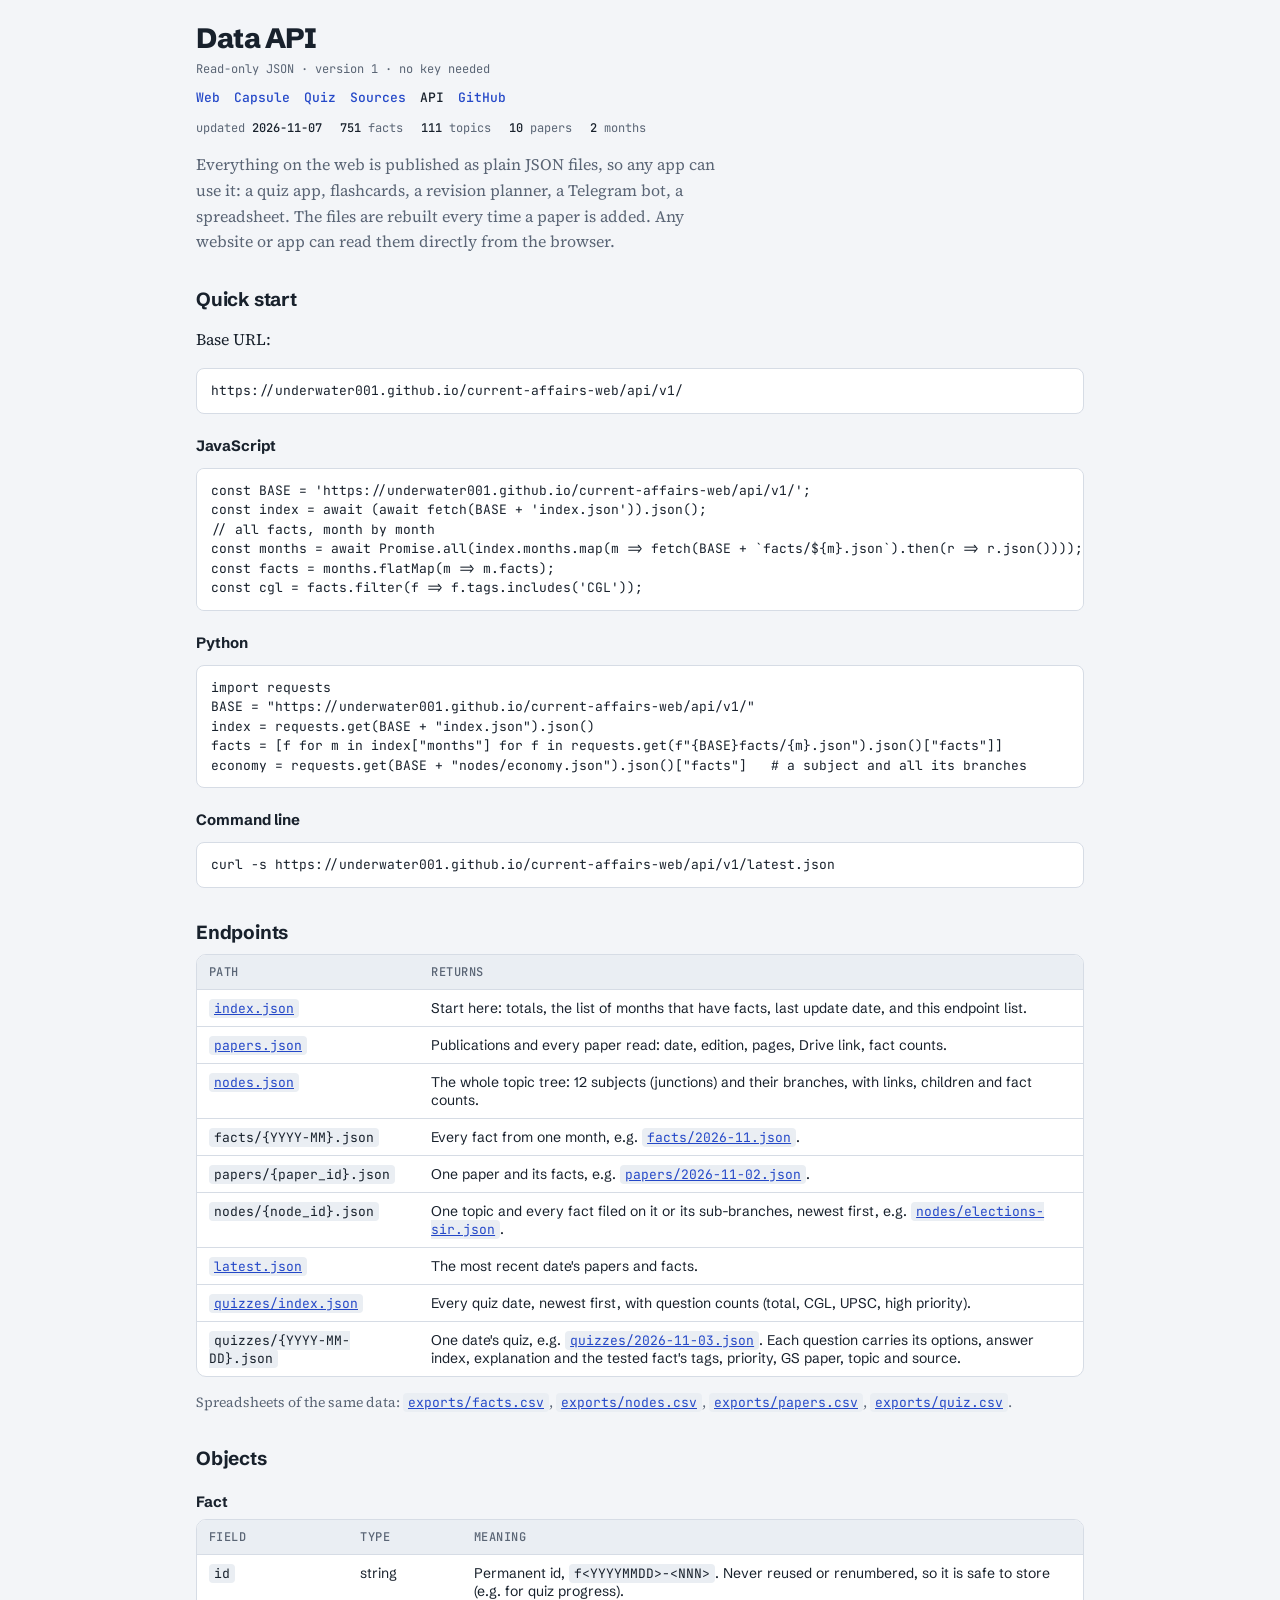
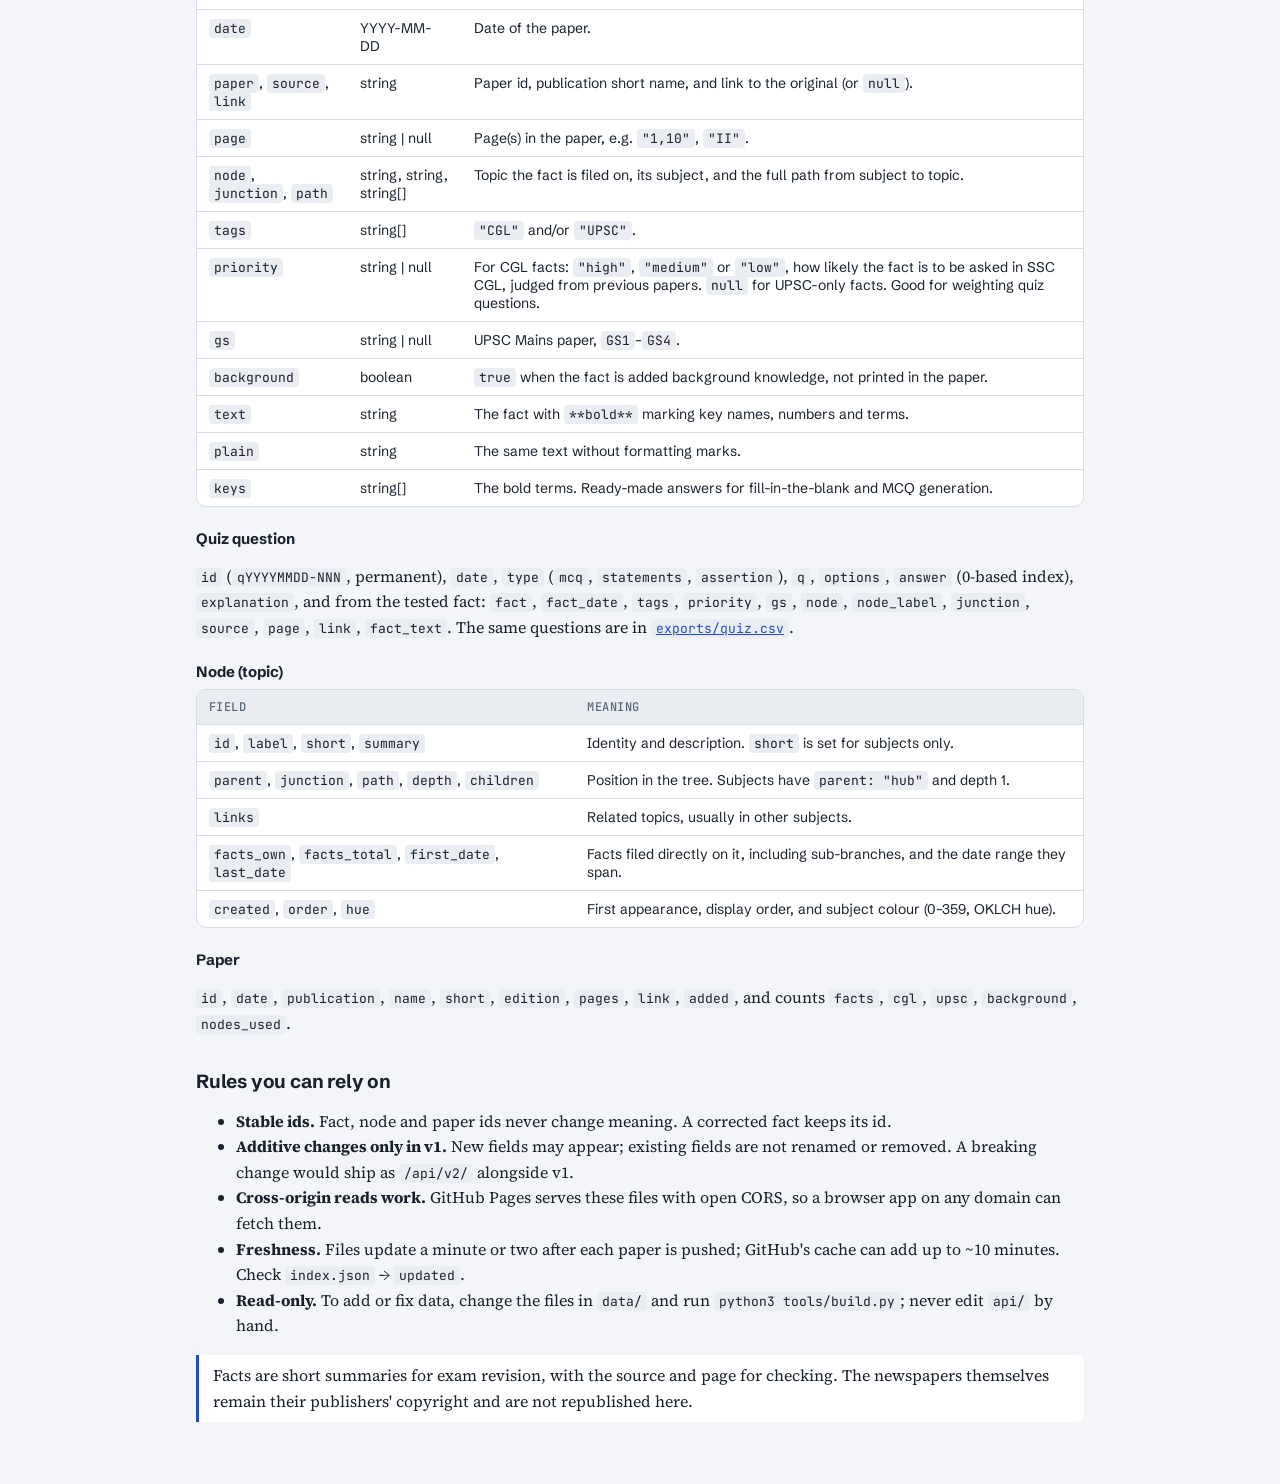
<file: api.html>
<!doctype html>
<html lang="en">
<head>
<meta charset="utf-8">
<meta name="viewport" content="width=device-width, initial-scale=1">
<meta name="description" content="Free read-only JSON API for the Current Affairs Web: facts, topics and sources for SSC CGL and UPSC apps.">
<title>Web Data API</title>
<link rel="preconnect" href="https://fonts.googleapis.com">
<link rel="preconnect" href="https://fonts.gstatic.com" crossorigin>
<link rel="stylesheet" href="https://fonts.googleapis.com/css2?family=Schibsted+Grotesk:wght@500;700;800&family=Source+Serif+4:opsz,wght@8..60,400;8..60,600&family=JetBrains+Mono:wght@400;500&display=swap">
<link rel="stylesheet" href="assets/site.css">
</head>
<body>
<div class="wrap">
  <header class="top">
    <h1>Data API</h1>
    <p>Read-only JSON · version 1 · no key needed</p>
    <nav class="nav" aria-label="Site"><a href="./">Web</a><a href="capsule.html">Capsule</a><a href="quiz.html">Quiz</a><a href="sources.html">Sources</a><a href="api.html" aria-current="page">API</a><a href="https://github.com/underwater001/current-affairs-web">GitHub</a></nav>
  </header>
  <div class="stats" id="stats"></div>

  <p class="lead">Everything on the web is published as plain JSON files, so any app can use it: a quiz app, flashcards, a revision planner, a Telegram bot, a spreadsheet. The files are rebuilt every time a paper is added. Any website or app can read them directly from the browser.</p>

  <h2>Quick start</h2>
  <p>Base URL:</p>
  <pre><code id="base">https://underwater001.github.io/current-affairs-web/api/v1/</code></pre>
  <h3>JavaScript</h3>
<pre><code>const BASE = 'https://underwater001.github.io/current-affairs-web/api/v1/';
const index = await (await fetch(BASE + 'index.json')).json();
// all facts, month by month
const months = await Promise.all(index.months.map(m =&gt; fetch(BASE + `facts/${m}.json`).then(r =&gt; r.json())));
const facts = months.flatMap(m =&gt; m.facts);
const cgl = facts.filter(f =&gt; f.tags.includes('CGL'));</code></pre>
  <h3>Python</h3>
<pre><code>import requests
BASE = "https://underwater001.github.io/current-affairs-web/api/v1/"
index = requests.get(BASE + "index.json").json()
facts = [f for m in index["months"] for f in requests.get(f"{BASE}facts/{m}.json").json()["facts"]]
economy = requests.get(BASE + "nodes/economy.json").json()["facts"]   # a subject and all its branches</code></pre>
  <h3>Command line</h3>
<pre><code>curl -s https://underwater001.github.io/current-affairs-web/api/v1/latest.json</code></pre>

  <h2>Endpoints</h2>
  <div class="tbl-wrap"><table>
    <thead><tr><th>Path</th><th>Returns</th></tr></thead>
    <tbody>
      <tr><td><a href="api/v1/index.json"><code>index.json</code></a></td><td>Start here: totals, the list of months that have facts, last update date, and this endpoint list.</td></tr>
      <tr><td><a href="api/v1/papers.json"><code>papers.json</code></a></td><td>Publications and every paper read: date, edition, pages, Drive link, fact counts.</td></tr>
      <tr><td><a href="api/v1/nodes.json"><code>nodes.json</code></a></td><td>The whole topic tree: 12 subjects (junctions) and their branches, with links, children and fact counts.</td></tr>
      <tr><td><code>facts/{YYYY-MM}.json</code></td><td>Every fact from one month, e.g. <a href="api/v1/facts/2026-11.json"><code>facts/2026-11.json</code></a>.</td></tr>
      <tr><td><code>papers/{paper_id}.json</code></td><td>One paper and its facts, e.g. <a href="api/v1/papers/2026-11-02.json"><code>papers/2026-11-02.json</code></a>.</td></tr>
      <tr><td><code>nodes/{node_id}.json</code></td><td>One topic and every fact filed on it or its sub-branches, newest first, e.g. <a href="api/v1/nodes/elections-sir.json"><code>nodes/elections-sir.json</code></a>.</td></tr>
      <tr><td><a href="api/v1/latest.json"><code>latest.json</code></a></td><td>The most recent date's papers and facts.</td></tr>
      <tr><td><a href="api/v1/quizzes/index.json"><code>quizzes/index.json</code></a></td><td>Every quiz date, newest first, with question counts (total, CGL, UPSC, high priority).</td></tr>
      <tr><td><code>quizzes/{YYYY-MM-DD}.json</code></td><td>One date's quiz, e.g. <a href="api/v1/quizzes/2026-11-03.json"><code>quizzes/2026-11-03.json</code></a>. Each question carries its options, answer index, explanation and the tested fact's tags, priority, GS paper, topic and source.</td></tr>
    </tbody>
  </table></div>
  <p class="muted" style="font-size:14px">Spreadsheets of the same data: <a href="exports/facts.csv"><code>exports/facts.csv</code></a>, <a href="exports/nodes.csv"><code>exports/nodes.csv</code></a>, <a href="exports/papers.csv"><code>exports/papers.csv</code></a>, <a href="exports/quiz.csv"><code>exports/quiz.csv</code></a>.</p>

  <h2>Objects</h2>
  <h3>Fact</h3>
  <div class="tbl-wrap"><table>
    <thead><tr><th>Field</th><th>Type</th><th>Meaning</th></tr></thead>
    <tbody>
      <tr><td><code>id</code></td><td>string</td><td>Permanent id, <code>f&lt;YYYYMMDD&gt;-&lt;NNN&gt;</code>. Never reused or renumbered, so it is safe to store (e.g. for quiz progress).</td></tr>
      <tr><td><code>date</code></td><td>YYYY-MM-DD</td><td>Date of the paper.</td></tr>
      <tr><td><code>paper</code>, <code>source</code>, <code>link</code></td><td>string</td><td>Paper id, publication short name, and link to the original (or <code>null</code>).</td></tr>
      <tr><td><code>page</code></td><td>string | null</td><td>Page(s) in the paper, e.g. <code>"1,10"</code>, <code>"II"</code>.</td></tr>
      <tr><td><code>node</code>, <code>junction</code>, <code>path</code></td><td>string, string, string[]</td><td>Topic the fact is filed on, its subject, and the full path from subject to topic.</td></tr>
      <tr><td><code>tags</code></td><td>string[]</td><td><code>"CGL"</code> and/or <code>"UPSC"</code>.</td></tr>
      <tr><td><code>priority</code></td><td>string | null</td><td>For CGL facts: <code>"high"</code>, <code>"medium"</code> or <code>"low"</code>, how likely the fact is to be asked in SSC CGL, judged from previous papers. <code>null</code> for UPSC-only facts. Good for weighting quiz questions.</td></tr>
      <tr><td><code>gs</code></td><td>string | null</td><td>UPSC Mains paper, <code>GS1</code>–<code>GS4</code>.</td></tr>
      <tr><td><code>background</code></td><td>boolean</td><td><code>true</code> when the fact is added background knowledge, not printed in the paper.</td></tr>
      <tr><td><code>text</code></td><td>string</td><td>The fact with <code>**bold**</code> marking key names, numbers and terms.</td></tr>
      <tr><td><code>plain</code></td><td>string</td><td>The same text without formatting marks.</td></tr>
      <tr><td><code>keys</code></td><td>string[]</td><td>The bold terms. Ready-made answers for fill-in-the-blank and MCQ generation.</td></tr>
    </tbody>
  </table></div>
  <h3>Quiz question</h3>
  <p><code>id</code> (<code>qYYYYMMDD-NNN</code>, permanent), <code>date</code>, <code>type</code> (<code>mcq</code>, <code>statements</code>, <code>assertion</code>), <code>q</code>, <code>options</code>, <code>answer</code> (0-based index), <code>explanation</code>, and from the tested fact: <code>fact</code>, <code>fact_date</code>, <code>tags</code>, <code>priority</code>, <code>gs</code>, <code>node</code>, <code>node_label</code>, <code>junction</code>, <code>source</code>, <code>page</code>, <code>link</code>, <code>fact_text</code>. The same questions are in <a href="exports/quiz.csv"><code>exports/quiz.csv</code></a>.</p>
  <h3>Node (topic)</h3>
  <div class="tbl-wrap"><table>
    <thead><tr><th>Field</th><th>Meaning</th></tr></thead>
    <tbody>
      <tr><td><code>id</code>, <code>label</code>, <code>short</code>, <code>summary</code></td><td>Identity and description. <code>short</code> is set for subjects only.</td></tr>
      <tr><td><code>parent</code>, <code>junction</code>, <code>path</code>, <code>depth</code>, <code>children</code></td><td>Position in the tree. Subjects have <code>parent: "hub"</code> and depth 1.</td></tr>
      <tr><td><code>links</code></td><td>Related topics, usually in other subjects.</td></tr>
      <tr><td><code>facts_own</code>, <code>facts_total</code>, <code>first_date</code>, <code>last_date</code></td><td>Facts filed directly on it, including sub-branches, and the date range they span.</td></tr>
      <tr><td><code>created</code>, <code>order</code>, <code>hue</code></td><td>First appearance, display order, and subject colour (0–359, OKLCH hue).</td></tr>
    </tbody>
  </table></div>
  <h3>Paper</h3>
  <p><code>id</code>, <code>date</code>, <code>publication</code>, <code>name</code>, <code>short</code>, <code>edition</code>, <code>pages</code>, <code>link</code>, <code>added</code>, and counts <code>facts</code>, <code>cgl</code>, <code>upsc</code>, <code>background</code>, <code>nodes_used</code>.</p>

  <h2>Rules you can rely on</h2>
  <ul>
    <li><strong>Stable ids.</strong> Fact, node and paper ids never change meaning. A corrected fact keeps its id.</li>
    <li><strong>Additive changes only in v1.</strong> New fields may appear; existing fields are not renamed or removed. A breaking change would ship as <code>/api/v2/</code> alongside v1.</li>
    <li><strong>Cross-origin reads work.</strong> GitHub Pages serves these files with open CORS, so a browser app on any domain can fetch them.</li>
    <li><strong>Freshness.</strong> Files update a minute or two after each paper is pushed; GitHub's cache can add up to ~10 minutes. Check <code>index.json</code> → <code>updated</code>.</li>
    <li><strong>Read-only.</strong> To add or fix data, change the files in <code>data/</code> and run <code>python3 tools/build.py</code>; never edit <code>api/</code> by hand.</li>
  </ul>
  <div class="note"><p style="margin:0">Facts are short summaries for exam revision, with the source and page for checking. The newspapers themselves remain their publishers' copyright and are not republished here.</p></div>
</div>
<script>
fetch('api/v1/index.json?v=' + Date.now(), {cache:'no-store'}).then(r => r.json()).then(i => {
  const t = i.totals;
  document.getElementById('stats').innerHTML = `<span>updated <b>${i.updated}</b></span><span><b>${t.facts}</b> facts</span><span><b>${t.junctions + t.branches}</b> topics</span><span><b>${t.papers}</b> papers</span><span><b>${i.months.length}</b> months</span>`;
}).catch(() => {});
</script>
</body>
</html>
</file>
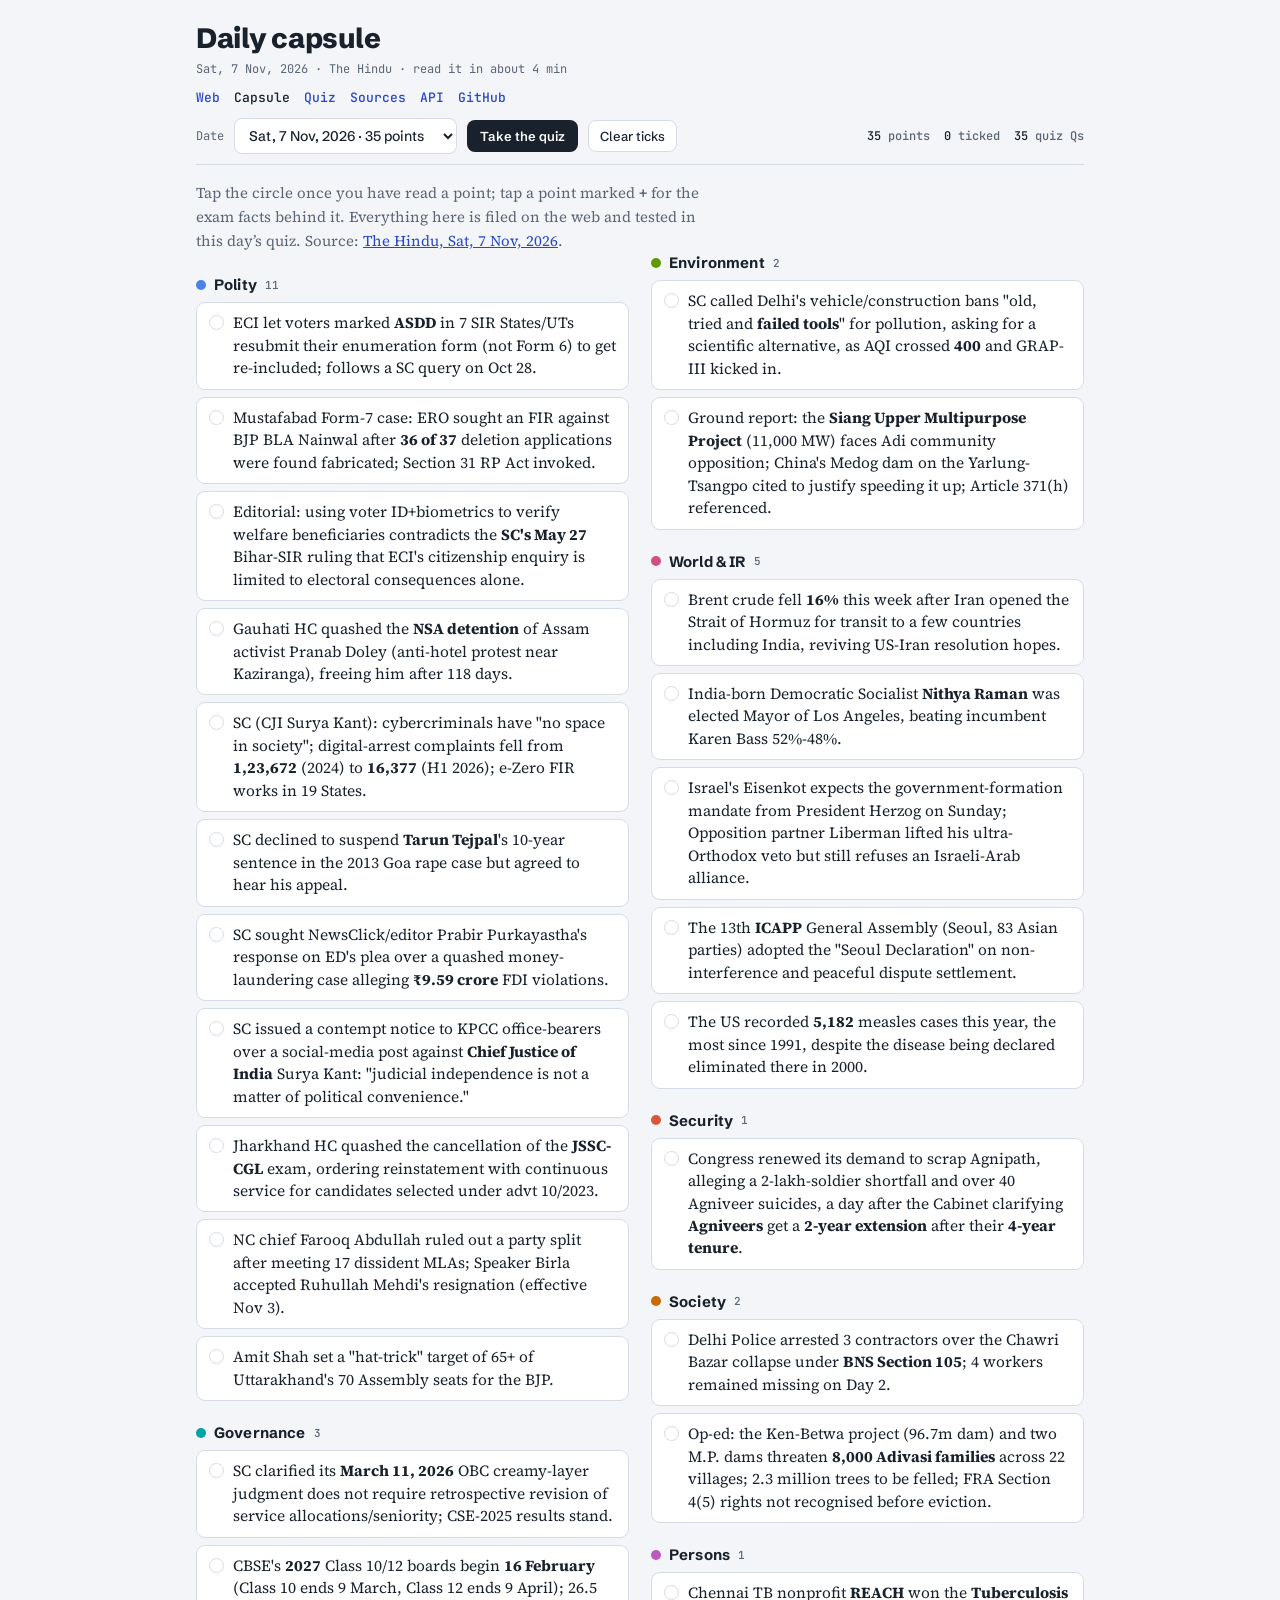
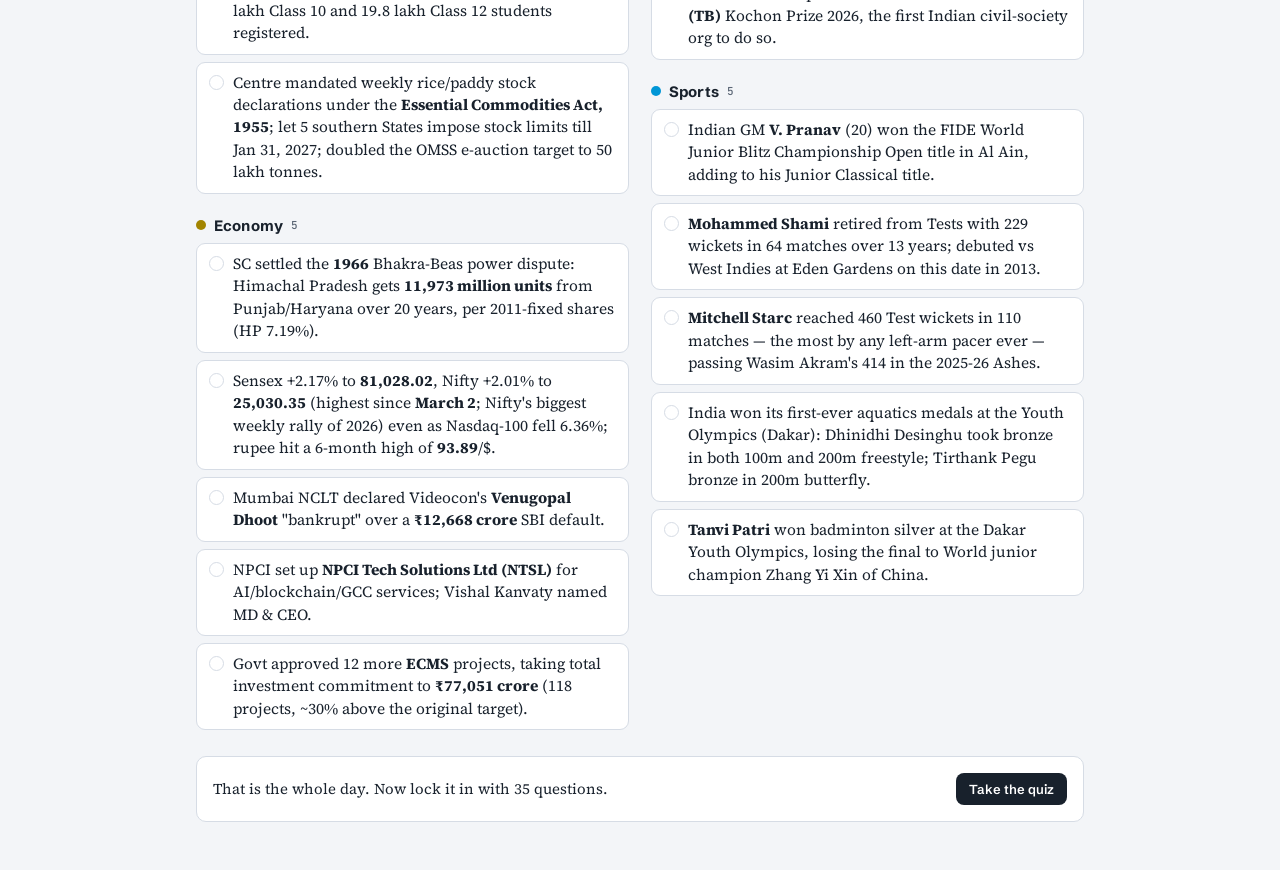
<file: capsule.html>
<!doctype html>
<html lang="en">
<head>
<meta charset="utf-8">
<meta name="viewport" content="width=device-width, initial-scale=1">
<meta name="description" content="Daily current-affairs capsule for SSC CGL and UPSC: each day's paper compressed into one-line points, subject by subject.">
<title>Daily Capsule</title>
<link rel="preconnect" href="https://fonts.googleapis.com">
<link rel="preconnect" href="https://fonts.gstatic.com" crossorigin>
<link rel="stylesheet" href="https://fonts.googleapis.com/css2?family=Schibsted+Grotesk:wght@500;700;800&family=Source+Serif+4:opsz,wght@8..60,400;8..60,600&family=JetBrains+Mono:wght@400;500&display=swap">
<link rel="stylesheet" href="assets/site.css">
<style>
.bar{position:sticky;top:0;z-index:5;background:var(--bg);padding:12px 0 10px;border-bottom:1px solid var(--line);display:flex;flex-wrap:wrap;gap:10px;align-items:center}
select{font:500 14px var(--display);padding:7px 10px;border:1px solid var(--line);border-radius:8px;background:var(--surface);color:var(--ink)}
.btn-go{font:600 13px var(--display);padding:8px 13px;border-radius:8px;border:0;background:var(--ink);color:var(--surface);text-decoration:none;cursor:pointer;white-space:nowrap}
.btn-go:hover{opacity:.88}
.ghost{font:500 13px var(--display);padding:7px 11px;border-radius:8px;border:1px solid var(--line);background:var(--surface);color:var(--ink);text-decoration:none;cursor:pointer}
.meta{font:500 12px var(--mono);color:var(--muted);display:flex;gap:14px;flex-wrap:wrap;margin-left:auto}
.meta b{color:var(--ink);font-weight:500}
.lede{font-family:var(--body);color:var(--muted);font-size:15px;max-width:66ch;margin:16px 0 0}
section.sub{margin-top:22px;break-inside:avoid}
section.sub h2{display:flex;align-items:center;gap:8px;margin:0 0 8px;font-size:15px;letter-spacing:.01em}
section.sub h2 i{width:10px;height:10px;border-radius:50%;flex:none}
section.sub h2 span.n{font:500 11px var(--mono);color:var(--muted)}
ul.pts{list-style:none;margin:0;padding:0;display:flex;flex-direction:column;gap:7px}
ul.pts li{position:relative;background:var(--surface);border:1px solid var(--line);border-radius:9px}
ul.pts li.done{opacity:.55}
ul.pts .row{display:flex;gap:9px;align-items:flex-start;padding:9px 12px}
ul.pts .tick{flex:none;margin-top:3px;width:15px;height:15px;border-radius:50%;border:1.5px solid var(--line);background:none;cursor:pointer;padding:0}
ul.pts .tick:hover{border-color:var(--accent)}
ul.pts li.done .tick{background:var(--muted);border-color:var(--muted)}
ul.pts .txt{flex:1;font-family:var(--body);font-size:15.5px;line-height:1.45}
ul.pts li.has .txt{cursor:pointer}
ul.pts .plus{flex:none;margin-top:1px;font:500 11px var(--mono);color:var(--accent);background:var(--sunk);border:0;border-radius:5px;padding:2px 6px;cursor:pointer}
ul.pts .more{margin:0;padding:0 12px 11px 36px;display:none;flex-direction:column;gap:6px}
ul.pts li.open .more{display:flex}
ul.pts .more div{font-family:var(--body);font-size:14.5px;line-height:1.45;border-left:2px solid var(--accent);padding-left:10px}
ul.pts .more .tagx{font:500 10px var(--mono);color:var(--muted);text-transform:uppercase;letter-spacing:.05em;display:block}
ul.pts li a.wb{float:right;margin-left:10px;font:500 11px var(--mono);color:var(--accent);text-decoration:none;opacity:.75}
ul.pts li a.wb:hover{text-decoration:underline;opacity:1}
.end{margin:26px 0 0;padding:16px;border:1px solid var(--line);border-radius:10px;background:var(--surface);display:flex;flex-wrap:wrap;gap:12px;align-items:center;justify-content:space-between}
.end p{margin:0;font-family:var(--body);font-size:15px}
.empty{font-family:var(--body);color:var(--muted);margin-top:18px}
@media(min-width:900px){ .cols{column-count:2;column-gap:22px} }
@media print{ .bar,.nav,.end{display:none} }
</style>
</head>
<body>
<div class="wrap">
  <header class="top">
    <h1>Daily capsule</h1>
    <p id="sub">Each day's paper, compressed to one-line points — read this, then take the quiz</p>
    <nav class="nav" aria-label="Site"><a href="./">Web</a><a href="capsule.html" aria-current="page">Capsule</a><a href="quiz.html">Quiz</a><a href="sources.html">Sources</a><a href="api.html">API</a><a href="https://github.com/underwater001/current-affairs-web">GitHub</a></nav>
  </header>

  <div class="bar">
    <label class="muted mono" for="date" style="font-size:12px">Date</label>
    <select id="date" aria-label="Capsule date"></select>
    <a class="btn-go" id="toquiz" href="quiz.html">Take the quiz</a>
    <button type="button" class="ghost" id="clear">Clear ticks</button>
    <span class="meta" id="meta"></span>
  </div>

  <p class="lede" id="lede"></p>
  <div class="cols" id="body"></div>
  <p class="empty" id="empty" hidden></p>
  <div class="end" id="end" hidden>
    <p id="endtext"></p>
    <a class="btn-go" id="endquiz" href="quiz.html">Take the quiz</a>
  </div>
</div>
<script>
const $ = id => document.getElementById(id);
const esc = s => String(s ?? '').replace(/[&<>"']/g, c => ({'&':'&amp;','<':'&lt;','>':'&gt;','"':'&quot;',"'":'&#39;'}[c]));
const md = s => esc(s).replace(/\*\*(.+?)\*\*/g,'<strong>$1</strong>').replace(/(^|[\s(])\*([^*\s][^*]*?)\*(?=[\s).,;:]|$)/g,'$1<em>$2</em>');
const fmt = d => { const [y,m,dd] = d.split('-').map(Number); return new Date(Date.UTC(y,m-1,dd)).toLocaleDateString('en-IN',{weekday:'short',day:'numeric',month:'short',year:'numeric',timeZone:'UTC'}); };
const S = { dates:[], date:null, doc:null, done:{} };
const get = (k,d) => { try { return JSON.parse(localStorage.getItem(k)) ?? d; } catch(e){ return d; } };
const set = (k,v) => { try { localStorage.setItem(k, JSON.stringify(v)); } catch(e){} };

function render(){
  const d = S.doc; if(!d) return;
  const names = [...new Set((d.papers||[]).map(p => p.short))].join(' + ');
  $('sub').textContent = `${fmt(d.date)}${names ? ' · '+names : ''} · read it in about ${d.read_minutes} min`;
  const ticked = Object.values(S.done).filter(Boolean).length;
  $('meta').innerHTML = `<span><b>${d.points}</b> points</span>${d.extras?`<span><b>${d.extras}</b> exam notes</span>`:''}<span><b>${ticked}</b> ticked</span>${d.quiz?`<span><b>${d.quiz}</b> quiz Qs</span>`:''}`;
  const src = (d.papers||[]).map(p => p.link ? `<a href="${esc(p.link)}" target="_blank" rel="noopener">${esc(p.short)}, ${esc(fmt(p.date))}</a>` : esc(p.short)).join(' \u00b7 ');
  $('lede').innerHTML = `Tap the circle once you have read a point; tap a point marked <b>+</b> for the exam facts behind it. Everything here is filed on the web and tested in this day\u2019s quiz.${src ? ' Source: ' + src + '.' : ''}`;
  $('body').innerHTML = d.sections.map(sec => `<section class="sub"><h2><i style="background:${sec.hue!=null?`oklch(62% 0.17 ${sec.hue})`:'var(--muted)'}"></i>${esc(sec.short || sec.label)} <span class="n">${sec.points.length}</span></h2>
    <ul class="pts">${sec.points.map((p,i) => { const id = sec.junction+':'+i; const has = (p.more||[]).length;
      return `<li data-k="${esc(id)}" class="${S.done[id]?'done':''}${has?' has':''}">
        <div class="row"><button type="button" class="tick" aria-label="Mark as read"></button><div class="txt">${md(p.text)}</div>${has?`<button type="button" class="plus" title="Exam facts worth remembering">+${has}</button>`:''}</div>
        ${has?`<div class="more">${p.more.map(m => `<div><span class="tagx">${m.background?'exam note':'detail'}</span>${md(m.text)}</div>`).join('')}</div>`:''}</li>`; }).join('')}</ul></section>`).join('');
  $('end').hidden = false;
  $('endtext').textContent = d.quiz ? `That is the whole day. Now lock it in with ${d.quiz} questions.` : 'That is the whole day.';
  $('toquiz').href = $('endquiz').href = 'quiz.html#' + d.date;
}
$('body').addEventListener('click', e => { const li = e.target.closest('li[data-k]'); if(!li) return;
  if (!e.target.closest('.tick')) { if (li.classList.contains('has')) li.classList.toggle('open'); return; }
  const k = li.dataset.k; S.done[k] = !S.done[k]; set('cap-'+S.date, S.done); li.classList.toggle('done', !!S.done[k]);
  const t = Object.values(S.done).filter(Boolean).length;
  $('meta').innerHTML = $('meta').innerHTML.replace(/<span><b>\d+<\/b> ticked<\/span>/, `<span><b>${t}</b> ticked</span>`); });
$('clear').addEventListener('click', () => { S.done = {}; set('cap-'+S.date, {}); render(); });
$('date').addEventListener('change', e => load(e.target.value));

async function load(date){
  S.date = date; S.done = get('cap-'+date, {});
  try { history.replaceState(null,'','#'+date); } catch(e){}
  $('body').innerHTML = ''; $('empty').hidden = false; $('empty').textContent = 'Loading…'; $('end').hidden = true;
  try {
    const r = await fetch(`api/v1/capsules/${date}.json`, {cache:'no-cache'}); if(!r.ok) throw 0;
    S.doc = await r.json(); $('empty').hidden = true; render();
  } catch(e){ S.doc = null; $('empty').textContent = 'This capsule did not load. Refresh to try again.'; }
}
(async () => {
  try { const r = await fetch('api/v1/capsules/index.json', {cache:'no-cache'}); S.dates = (await r.json()).dates || []; }
  catch(e){ S.dates = []; }
  if(!S.dates.length){ $('empty').hidden = false; $('empty').textContent = 'No capsules yet.'; $('sub').textContent = 'Each day’s paper, compressed to one-line points'; return; }
  $('date').innerHTML = S.dates.map(x => `<option value="${x.date}">${fmt(x.date)} · ${x.points} points</option>`).join('');
  const want = location.hash.slice(1); const start = S.dates.some(x => x.date === want) ? want : S.dates[0].date;
  $('date').value = start; load(start);
})();
</script>
</body>
</html>
</file>
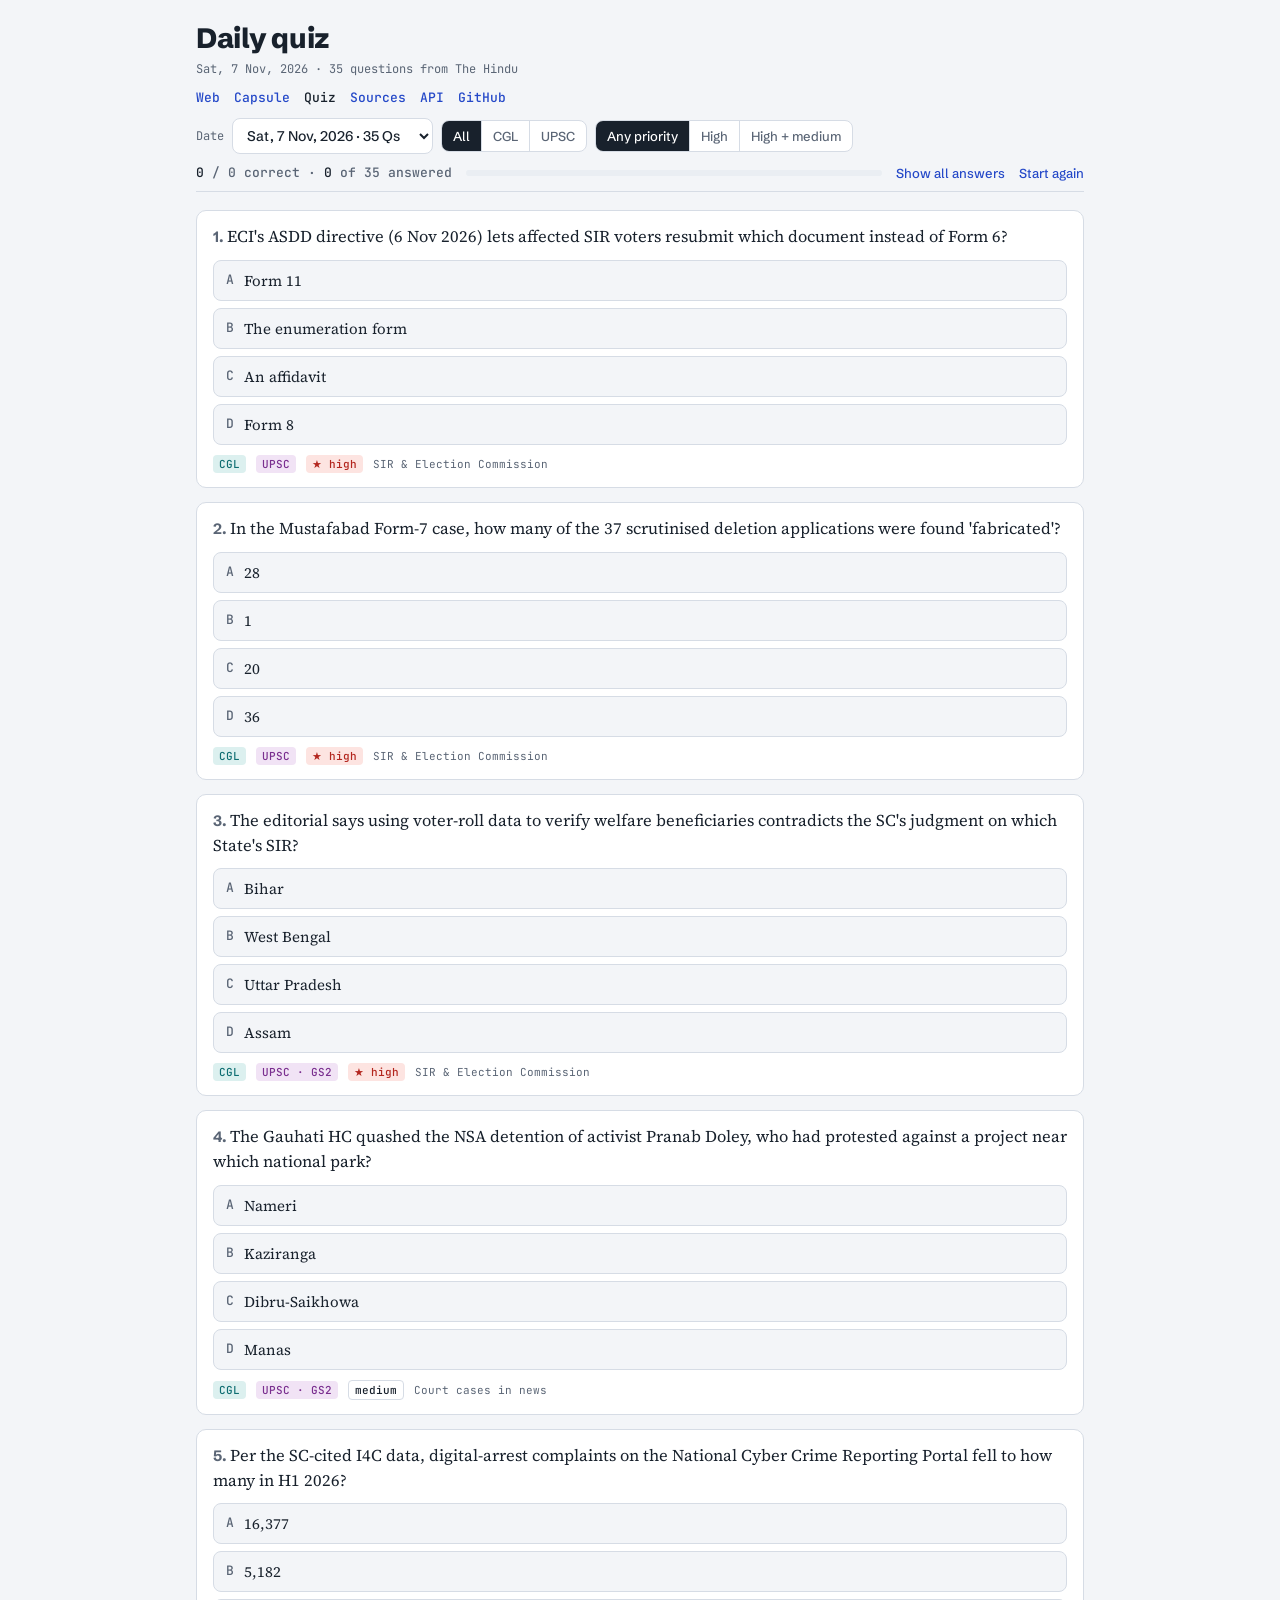
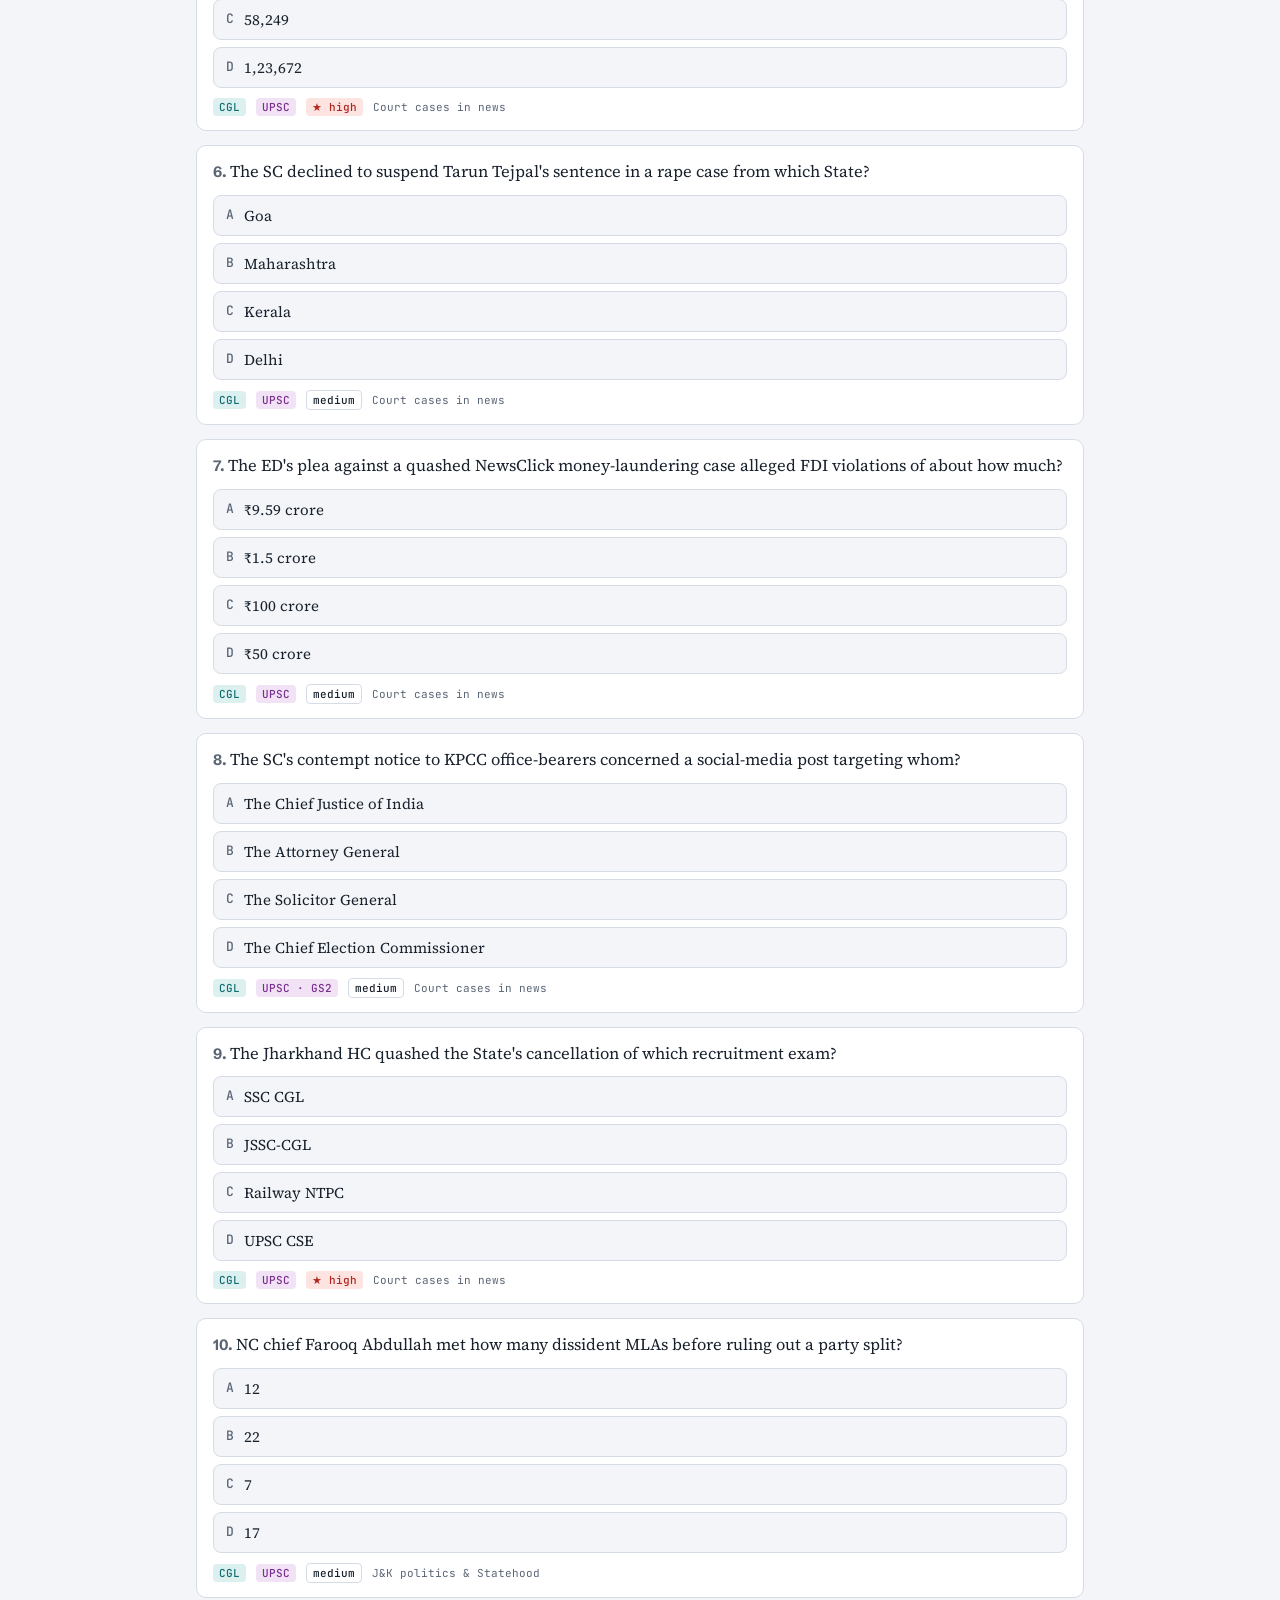
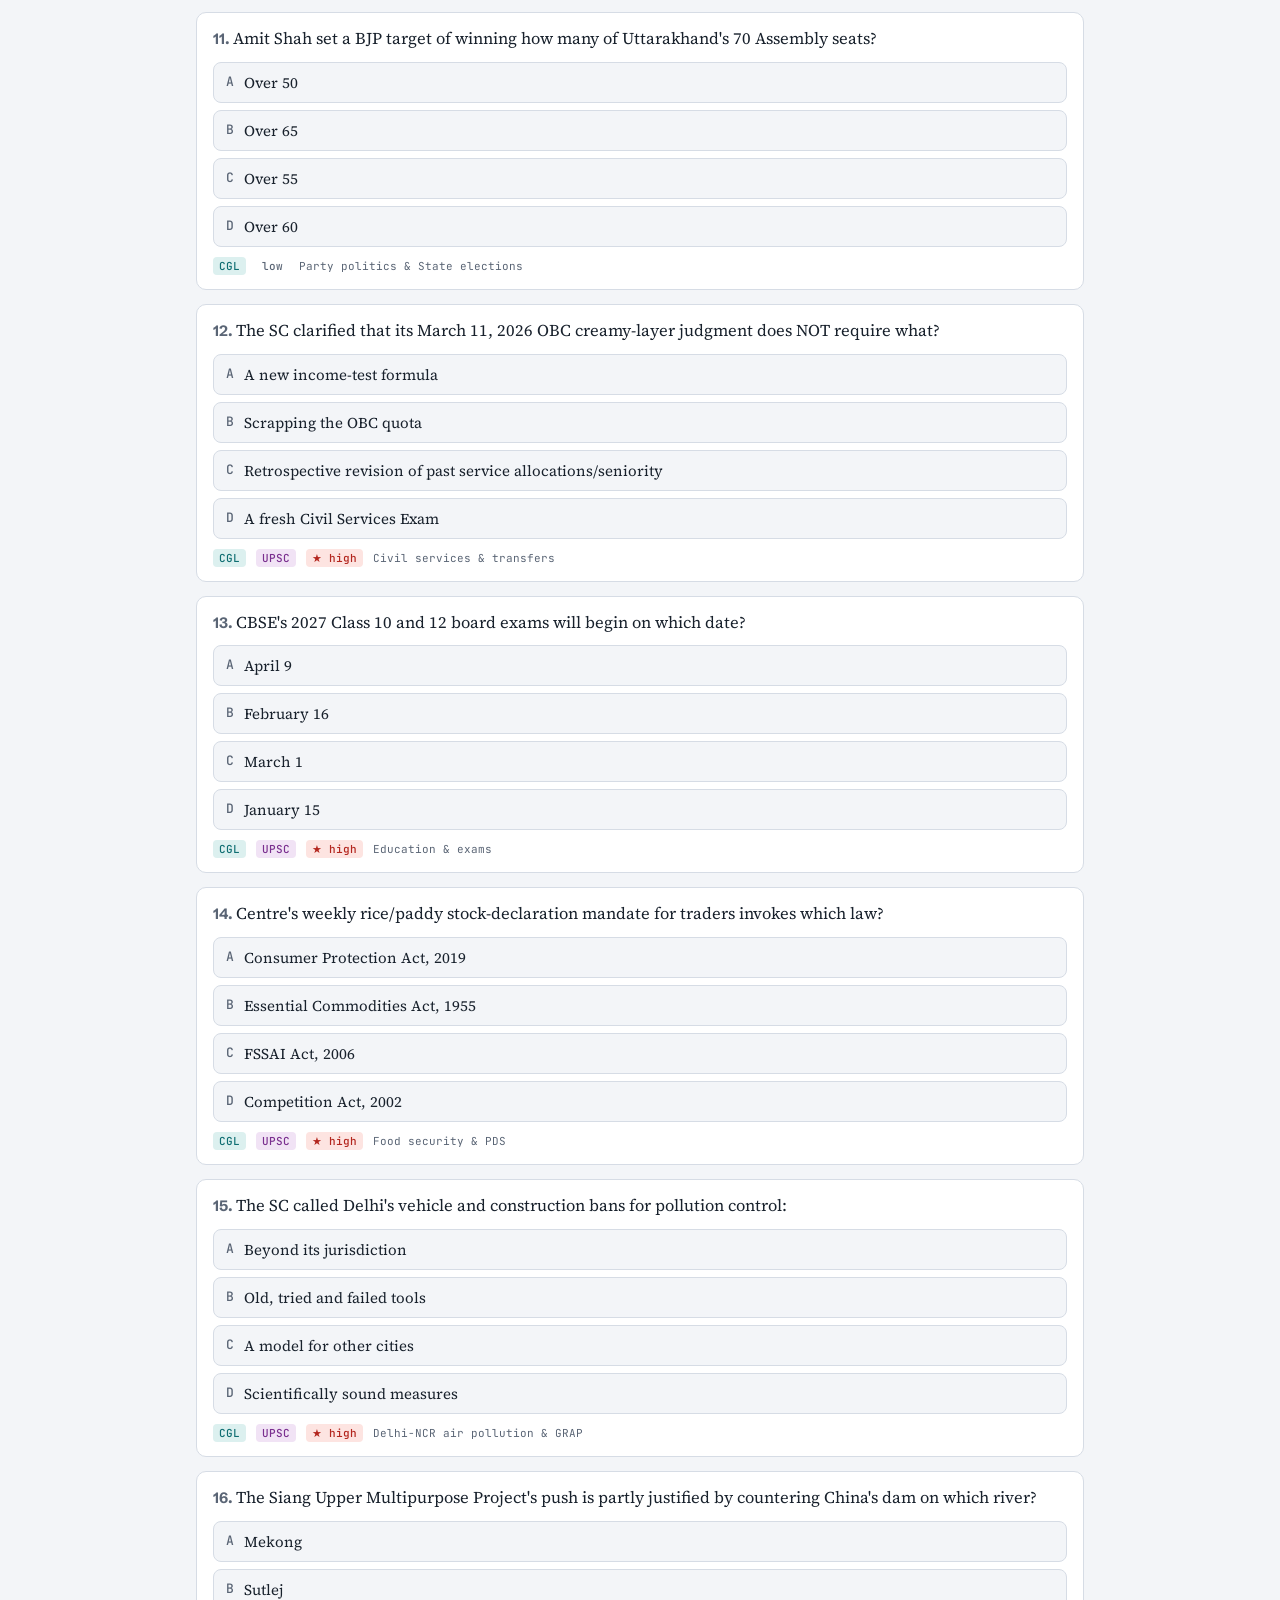
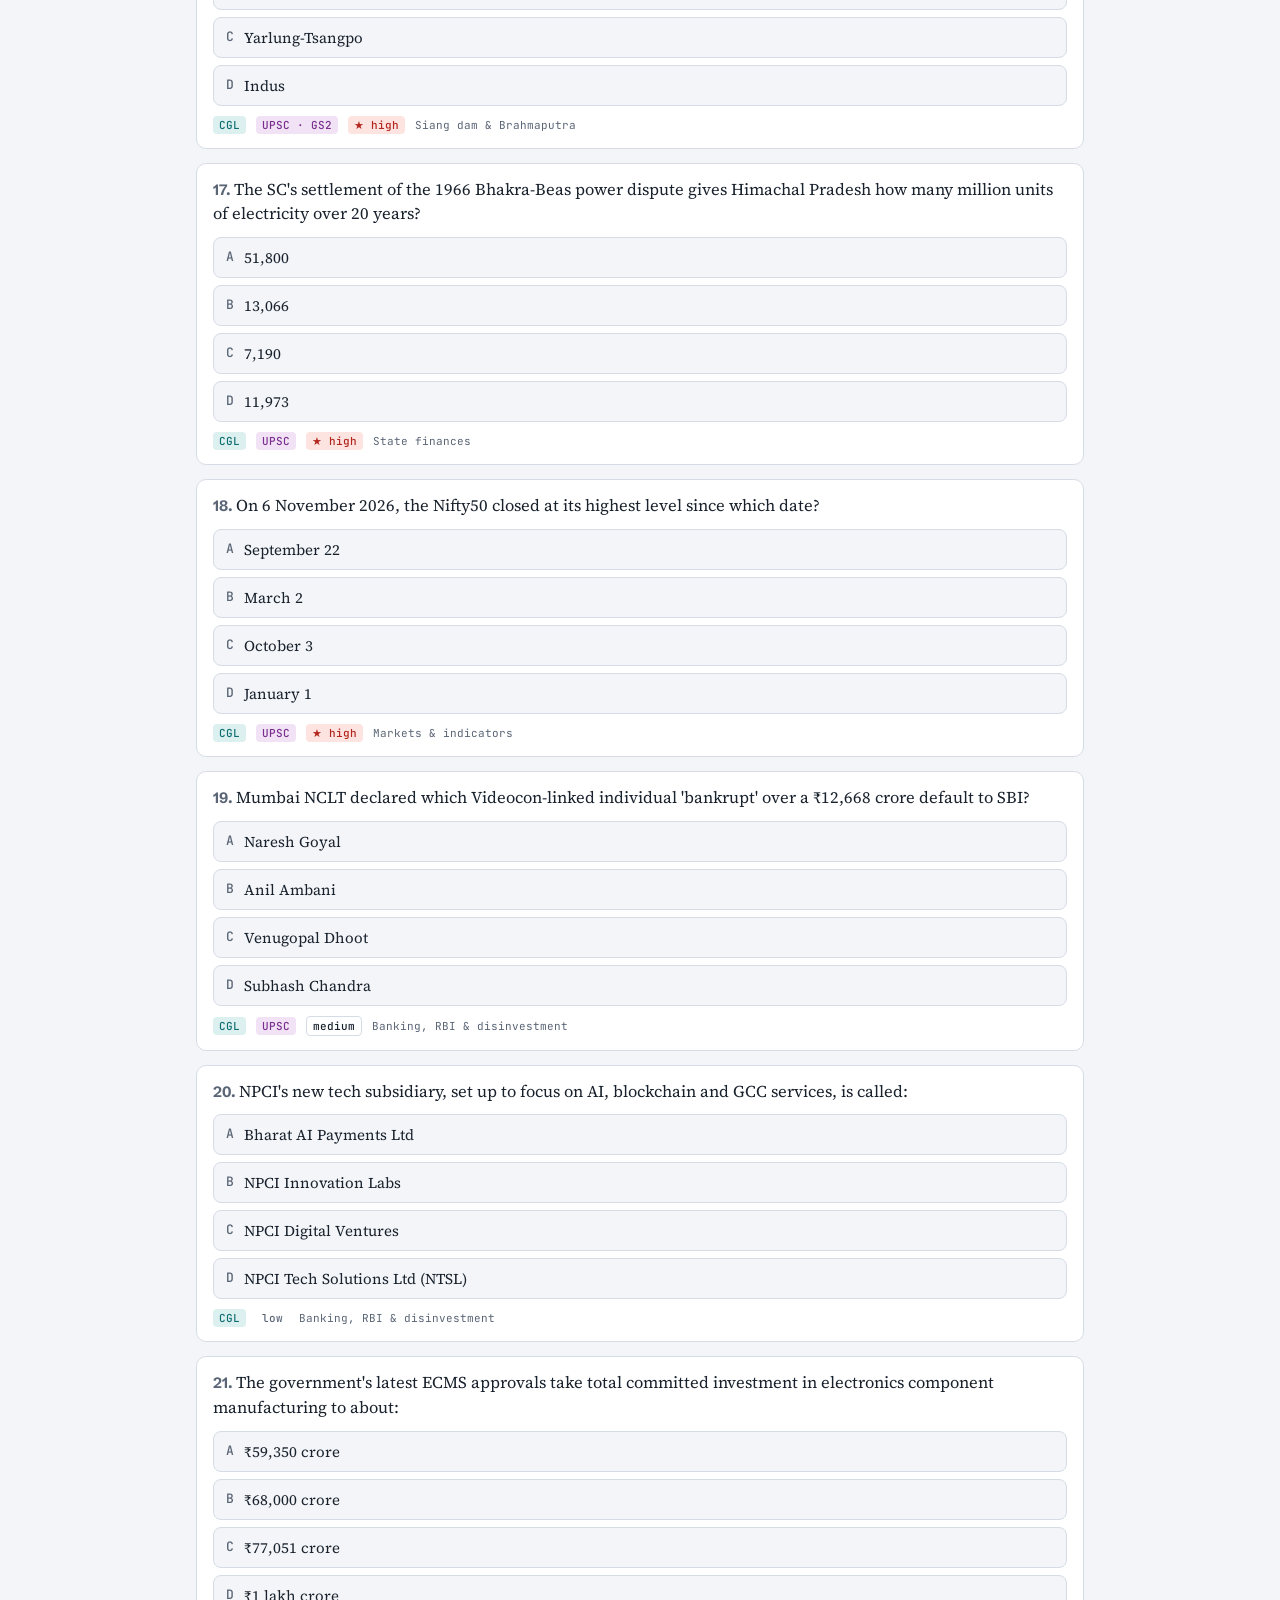
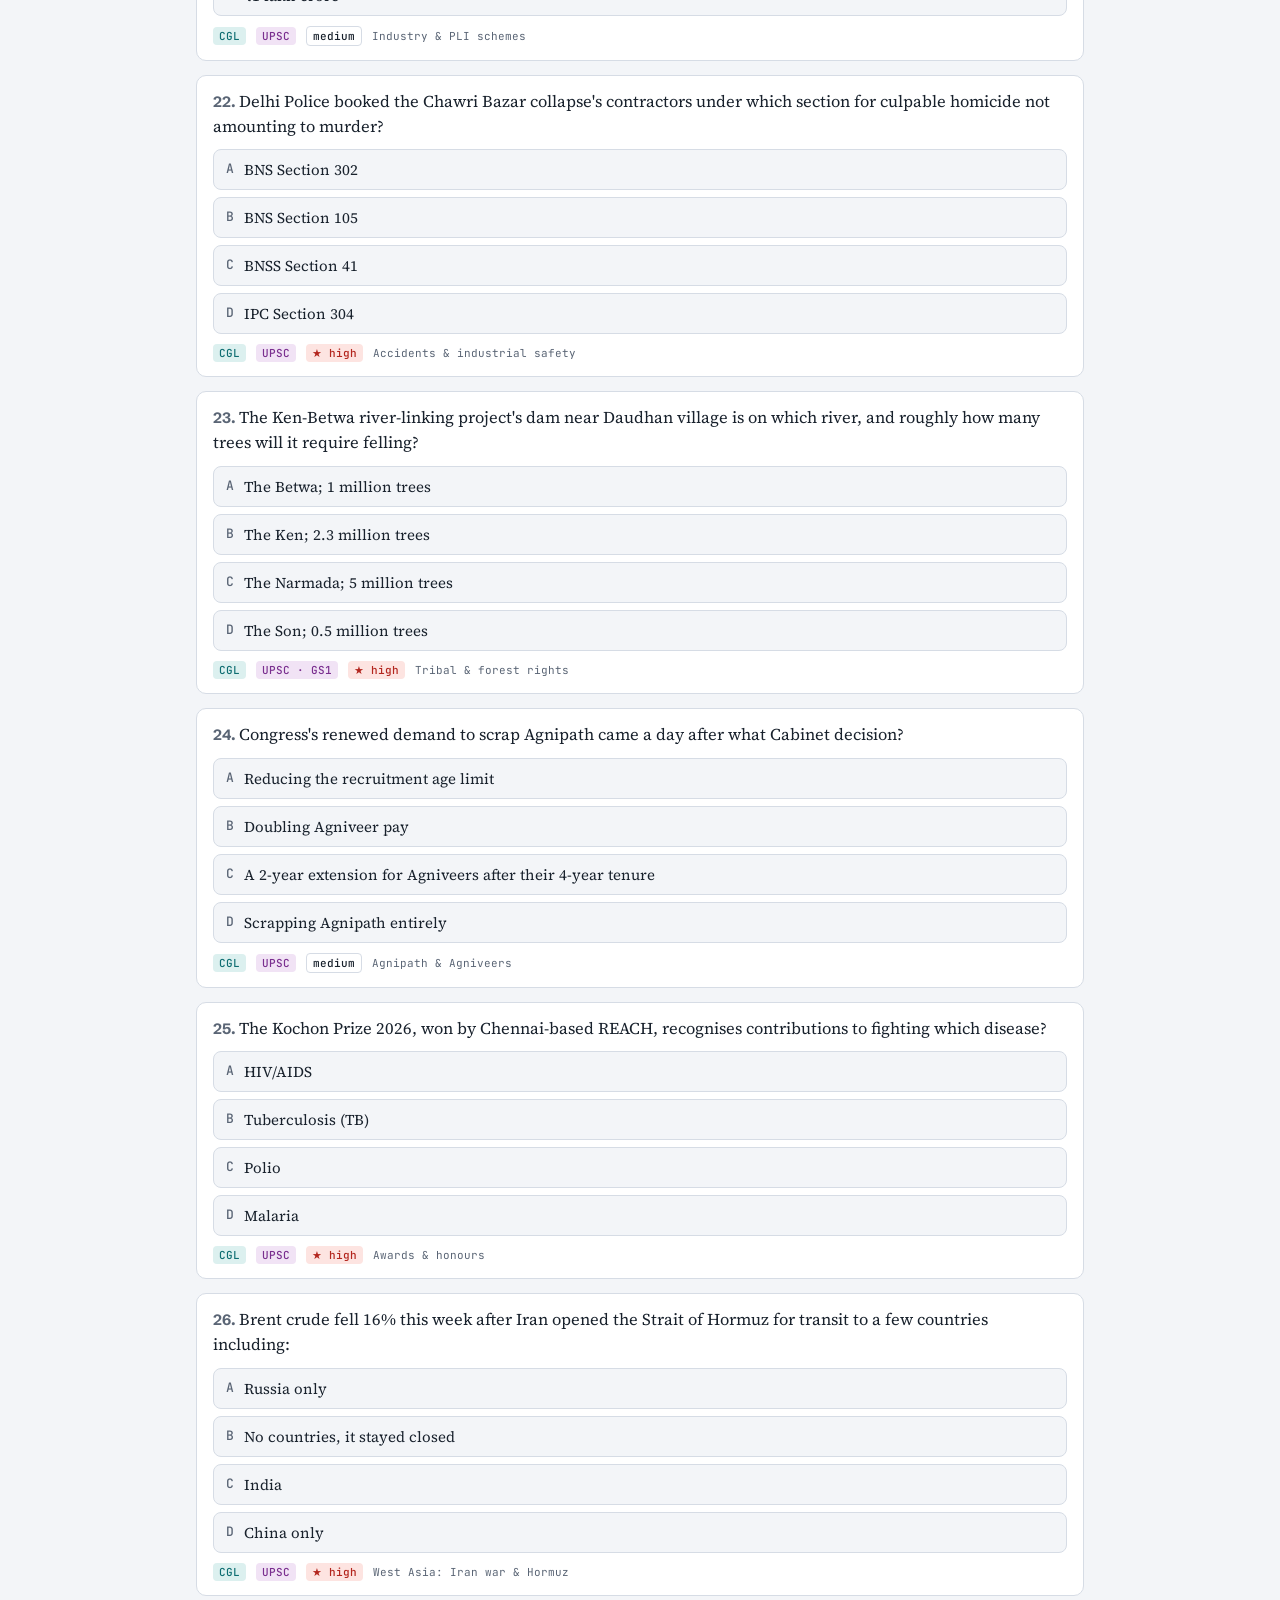
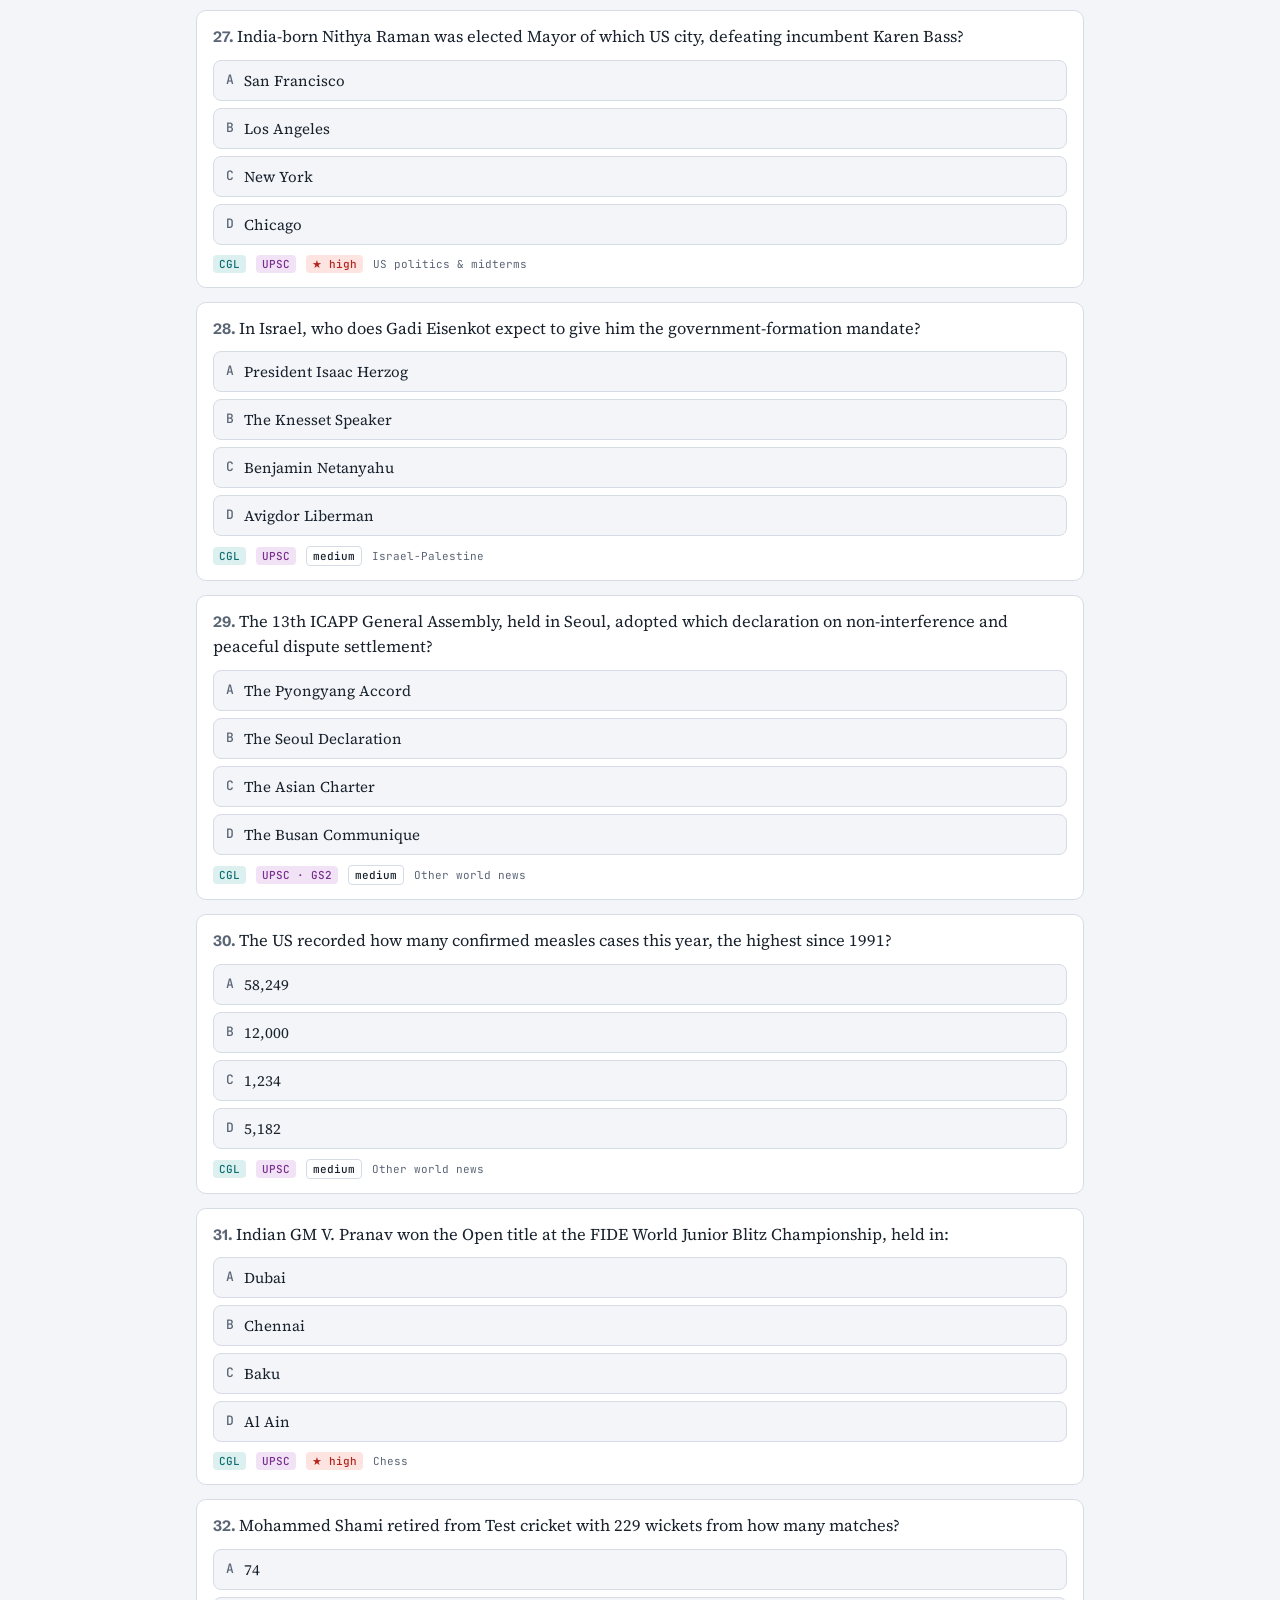
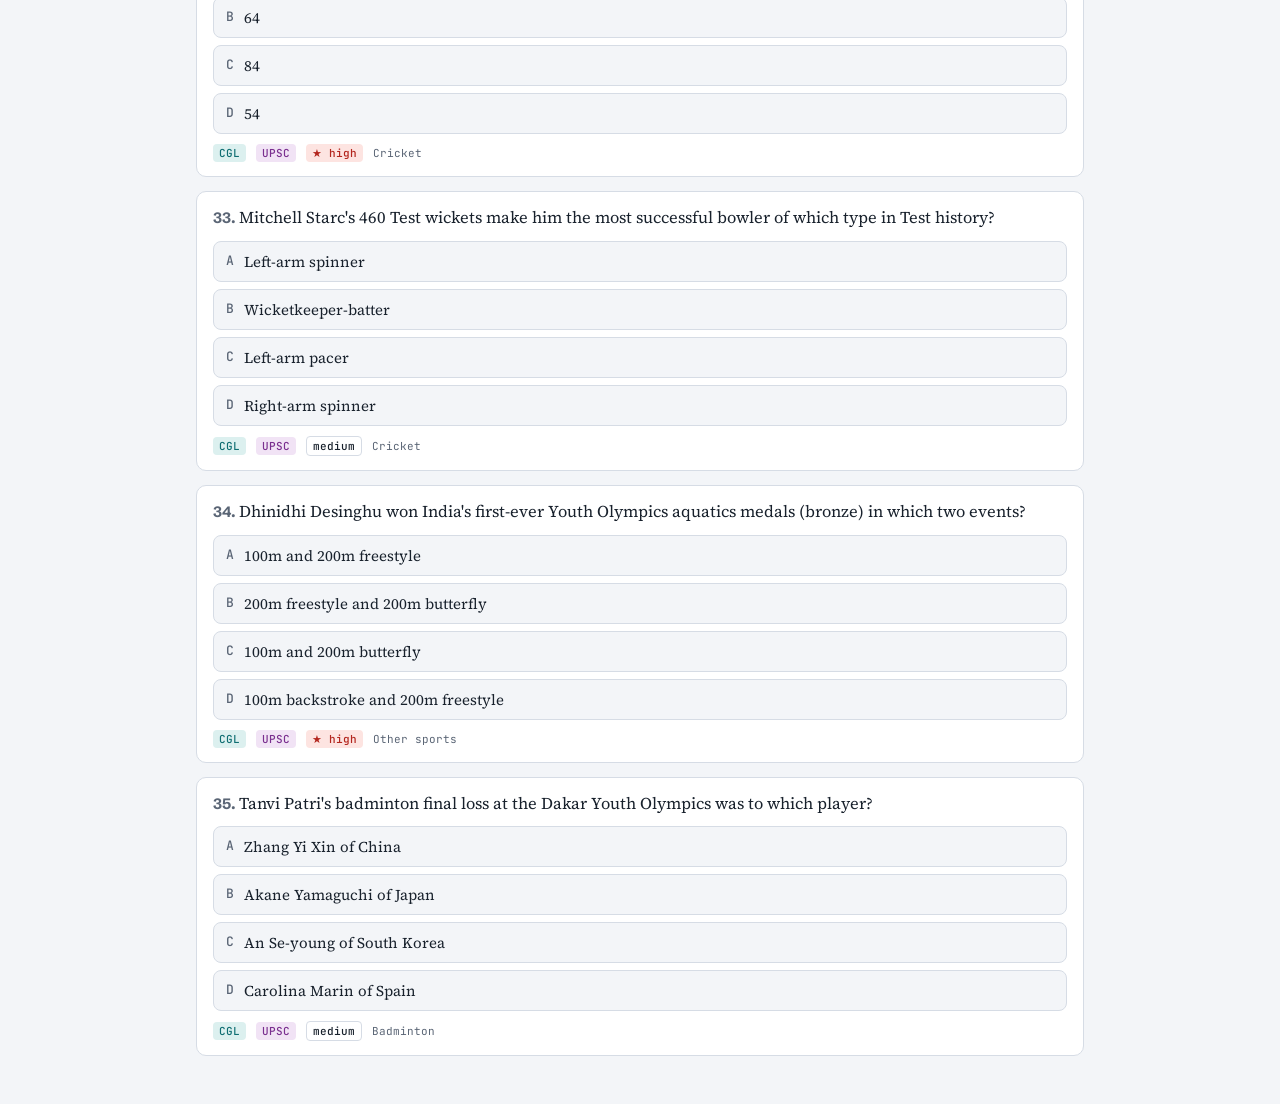
<file: quiz.html>
<!doctype html>
<html lang="en">
<head>
<meta charset="utf-8">
<meta name="viewport" content="width=device-width, initial-scale=1">
<meta name="description" content="Date-wise current-affairs quizzes for SSC CGL and UPSC, built from the Current Affairs Web.">
<title>Daily CA Quiz</title>
<link rel="preconnect" href="https://fonts.googleapis.com">
<link rel="preconnect" href="https://fonts.gstatic.com" crossorigin>
<link rel="stylesheet" href="https://fonts.googleapis.com/css2?family=Schibsted+Grotesk:wght@500;700;800&family=Source+Serif+4:opsz,wght@8..60,400;8..60,600&family=JetBrains+Mono:wght@400;500&display=swap">
<link rel="stylesheet" href="assets/site.css">
<style>
:root{ --ok:#1d7a3a; --ok-soft:#dff3e5; --bad:#b3261e; --bad-soft:#fde4e1; --hi:#b3261e; --hi-soft:#fde4e1 }
@media (prefers-color-scheme: dark){ :root:not([data-theme="light"]){ --ok:#6fdc8c; --ok-soft:#12321d; --bad:#ff8a80; --bad-soft:#3d1714; --hi:#ff8a80; --hi-soft:#3d1714 } }
:root[data-theme="dark"]{ --ok:#6fdc8c; --ok-soft:#12321d; --bad:#ff8a80; --bad-soft:#3d1714; --hi:#ff8a80; --hi-soft:#3d1714 }
.bar{position:sticky;top:0;z-index:5;background:var(--bg);padding:12px 0 10px;border-bottom:1px solid var(--line);display:flex;flex-direction:column;gap:10px}
.row{display:flex;flex-wrap:wrap;gap:8px;align-items:center}
.seg{display:inline-flex;border:1px solid var(--line);border-radius:8px;overflow:hidden;background:var(--surface)}
.seg button{font:500 13px var(--display);padding:7px 11px;border:0;background:transparent;color:var(--muted);cursor:pointer}
.seg button+button{border-left:1px solid var(--line)}
.seg button[aria-pressed="true"]{background:var(--ink);color:var(--surface)}
select{font:500 14px var(--display);padding:7px 10px;border:1px solid var(--line);border-radius:8px;background:var(--surface);color:var(--ink)}
.score{font:500 13px var(--mono);color:var(--muted);display:flex;gap:14px;flex-wrap:wrap;align-items:center}
.score b{color:var(--ink);font-weight:500}
.meter{flex:1 1 140px;height:6px;background:var(--sunk);border-radius:3px;overflow:hidden;min-width:100px}
.meter i{display:block;height:100%;background:var(--ok);width:0;transition:width .25s}
.linkbtn{font:500 13px var(--display);color:var(--accent);background:none;border:0;padding:0;cursor:pointer}
ol.qs{list-style:none;margin:18px 0 0;padding:0;display:flex;flex-direction:column;gap:14px;counter-reset:q}
.q{background:var(--surface);border:1px solid var(--line);border-radius:10px;padding:14px 16px}
.q .stem{font-family:var(--body);font-size:16.5px;line-height:1.5;margin:0 0 10px;white-space:pre-line}
.q .stem::before{counter-increment:q;content:counter(q) ". ";font:700 15px var(--display);color:var(--muted)}
.opts{display:flex;flex-direction:column;gap:7px}
.opt{display:flex;gap:10px;align-items:flex-start;text-align:left;font:15px/1.4 var(--body);color:var(--ink);background:var(--bg);border:1px solid var(--line);border-radius:8px;padding:9px 12px;cursor:pointer}
.opt:hover:not([disabled]){border-color:var(--accent)}
.opt[disabled]{cursor:default}
.opt .k{font:500 13px var(--mono);color:var(--muted);flex:none;padding-top:1px}
.opt.right{background:var(--ok-soft);border-color:var(--ok)}
.opt.right .k{color:var(--ok)}
.opt.wrong{background:var(--bad-soft);border-color:var(--bad)}
.opt.wrong .k{color:var(--bad)}
.why{margin-top:10px;padding:10px 12px;border-left:3px solid var(--ok);background:var(--bg);border-radius:0 8px 8px 0;font-family:var(--body);font-size:14.5px;line-height:1.5}
.why .v{font:700 13px var(--display);display:block;margin-bottom:3px}
.why.bad{border-left-color:var(--bad)}
.why .also{margin:8px 0 0;padding:8px 0 0;border-top:1px dashed var(--line);list-style:none;display:flex;flex-direction:column;gap:5px}
.why .also li{font-size:14px;line-height:1.45;padding-left:14px;position:relative}
.why .also li::before{content:"›";position:absolute;left:0;color:var(--muted)}
.why .also .h{font:600 11px var(--mono);color:var(--muted);text-transform:uppercase;letter-spacing:.05em;padding-left:0}
.why .also .h::before{content:none}
.why .src{display:block;margin-top:6px;font:12px var(--mono);color:var(--muted)}
.meta{display:flex;flex-wrap:wrap;gap:6px;align-items:center;margin-top:10px;font:11px var(--mono);color:var(--muted)}
.tag.p-high{background:var(--hi-soft);color:var(--hi)}
.tag.p-medium{border:1px solid var(--line);color:var(--ink)}
.tag.p-low{color:var(--muted)}
.empty{font-family:var(--body);color:var(--muted);margin-top:18px}
</style>
</head>
<body>
<div class="wrap">
  <header class="top">
    <h1>Daily quiz</h1>
    <p id="sub">Questions from each day's papers · answers stay hidden until you choose</p>
    <nav class="nav" aria-label="Site"><a href="./">Web</a><a href="capsule.html">Capsule</a><a href="quiz.html" aria-current="page">Quiz</a><a href="sources.html">Sources</a><a href="api.html">API</a><a href="https://github.com/underwater001/current-affairs-web">GitHub</a></nav>
  </header>

  <div class="bar">
    <div class="row">
      <label class="muted mono" for="date" style="font-size:12px">Date</label>
      <select id="date" aria-label="Quiz date"></select>
      <div class="seg" id="exam" role="group" aria-label="Exam">
        <button type="button" data-v="all" aria-pressed="true">All</button>
        <button type="button" data-v="CGL" aria-pressed="false">CGL</button>
        <button type="button" data-v="UPSC" aria-pressed="false">UPSC</button>
      </div>
      <div class="seg" id="prio" role="group" aria-label="CGL priority">
        <button type="button" data-v="all" aria-pressed="true">Any priority</button>
        <button type="button" data-v="high" aria-pressed="false">High</button>
        <button type="button" data-v="hm" aria-pressed="false">High + medium</button>
      </div>
    </div>
    <div class="score" aria-live="polite">
      <span id="sc"></span>
      <span class="meter" aria-hidden="true"><i id="meter"></i></span>
      <button type="button" class="linkbtn" id="reveal">Show all answers</button>
      <button type="button" class="linkbtn" id="reset">Start again</button>
    </div>
  </div>

  <ol class="qs" id="qs"></ol>
  <p class="empty" id="empty" hidden></p>
</div>
<script>
const $ = id => document.getElementById(id);
const esc = s => String(s ?? '').replace(/[&<>"']/g, c => ({'&':'&amp;','<':'&lt;','>':'&gt;','"':'&quot;',"'":'&#39;'}[c]));
const md = s => esc(s).replace(/\*\*(.+?)\*\*/g,'<strong>$1</strong>').replace(/(^|[\s(])\*([^*\s][^*]*?)\*(?=[\s).,;:]|$)/g,'$1<em>$2</em>');
const fmt = d => { const [y,m,dd] = d.split('-').map(Number); return new Date(Date.UTC(y,m-1,dd)).toLocaleDateString('en-IN',{weekday:'short',day:'numeric',month:'short',year:'numeric',timeZone:'UTC'}); };
const S = { dates:[], date:null, qs:[], exam:'all', prio:'all', picks:{}, reveal:false };
const store = { get(k){ try{ return JSON.parse(localStorage.getItem(k)||'null'); }catch(e){ return null; } },
                set(k,v){ try{ localStorage.setItem(k, JSON.stringify(v)); }catch(e){} } };

function visible(){
  return S.qs.filter(q => (S.exam==='all' || q.tags.includes(S.exam)) &&
    (S.prio==='all' || q.priority==='high' || (S.prio==='hm' && q.priority==='medium')));
}
function render(){
  const list = visible();
  const done = list.filter(q => S.picks[q.id] != null), right = done.filter(q => S.picks[q.id] === q.answer);
  $('sc').innerHTML = `<span><b>${right.length}</b> / ${done.length} correct</span> · <span><b>${done.length}</b> of ${list.length} answered</span>`;
  $('meter').style.width = list.length ? (100*done.length/list.length)+'%' : 0;
  $('reveal').textContent = S.reveal ? 'Hide answers' : 'Show all answers';
  $('empty').hidden = !!list.length;
  $('empty').textContent = S.qs.length ? 'No questions match these filters.' : 'No quiz for this date yet.';
  $('qs').innerHTML = list.map(q => {
    const pick = S.picks[q.id], open = pick != null || S.reveal;
    const opts = q.options.map((o,i) => {
      let cls = '';
      if (open && i === q.answer) cls = 'right'; else if (pick === i) cls = 'wrong';
      return `<button type="button" class="opt ${cls}" data-q="${esc(q.id)}" data-i="${i}" ${open?'disabled':''}><span class="k">${'ABCDE'[i]}</span><span>${md(o)}</span></button>`;
    }).join('');
    const ok = pick === q.answer;
    const why = open ? `<div class="why ${pick!=null && !ok ? 'bad' : ''}"><span class="v">${pick==null ? 'Answer: '+'ABCDE'[q.answer] : ok ? 'Correct.' : 'Not quite. Answer: '+'ABCDE'[q.answer]}</span>${md(q.explanation || '')}${(q.also||[]).length ? `<ul class="also"><li class="h">Also remember</li>${q.also.map(a => `<li>${md(a.text)}</li>`).join('')}</ul>` : ''}<span class="src">${q.link?`<a href="${esc(q.link)}" target="_blank" rel="noopener">${esc(q.source)}</a>`:esc(q.source)}${q.page?' p. '+esc(q.page):''} · <a href="./#${esc(q.node)}">${esc(q.node_label)} on the web</a></span></div>` : '';
    const tags = q.tags.map(t => `<span class="tag ${t==='CGL'?'cgl':'upsc'}">${t}${t==='UPSC'&&q.gs?' · '+esc(q.gs):''}</span>`).join('')
      + (q.priority ? `<span class="tag p-${esc(q.priority)}">${q.priority==='high'?'★ high':esc(q.priority)}</span>` : '');
    return `<li class="q"><p class="stem">${md(q.q)}</p><div class="opts">${opts}</div>${why}<div class="meta">${tags}<span>${esc(q.node_label)}</span></div></li>`;
  }).join('');
}
$('qs').addEventListener('click', e => {
  const b = e.target.closest('.opt'); if (!b || b.disabled) return;
  S.picks[b.dataset.q] = Number(b.dataset.i); store.set('quiz-'+S.date, S.picks); render();
});
function seg(id, key){ $(id).addEventListener('click', e => { const b = e.target.closest('button'); if(!b) return;
  S[key] = b.dataset.v; [...$(id).querySelectorAll('button')].forEach(x => x.setAttribute('aria-pressed', String(x===b)));
  store.set('quizf-'+key, S[key]); render(); }); }
seg('exam','exam'); seg('prio','prio');
['exam','prio'].forEach(k => { const v = store.get('quizf-'+k); const b = v && $(k).querySelector(`[data-v="${v}"]`); if (b){ S[k]=v; [...$(k).querySelectorAll('button')].forEach(x=>x.setAttribute('aria-pressed', String(x===b))); } });
$('reveal').addEventListener('click', () => { S.reveal = !S.reveal; render(); });
$('reset').addEventListener('click', () => { S.picks = {}; S.reveal = false; store.set('quiz-'+S.date, {}); render(); });
$('date').addEventListener('change', e => load(e.target.value));

async function load(date){
  S.date = date; S.reveal = false; S.picks = store.get('quiz-'+date) || {};
  try { history.replaceState(null, '', '#'+date); } catch(e){}
  $('qs').innerHTML = ''; $('empty').hidden = false; $('empty').textContent = 'Loading…';
  try {
    const r = await fetch(`api/v1/quizzes/${date}.json`, {cache:'no-cache'}); if (!r.ok) throw 0;
    const d = await r.json(); S.qs = d.questions || [];
    const names = [...new Set((d.papers||[]).map(p => p.short))].join(' + ');
    $('sub').textContent = `${fmt(date)} · ${S.qs.length} questions${names ? ' from '+names : ''}`;
  } catch(e){ S.qs = []; $('sub').textContent = 'This quiz did not load. Refresh to try again.'; }
  render();
}
(async () => {
  try {
    const r = await fetch('api/v1/quizzes/index.json', {cache:'no-cache'}); const d = await r.json();
    S.dates = d.dates || [];
  } catch(e){ S.dates = []; }
  if (!S.dates.length){ $('empty').hidden = false; $('empty').textContent = 'No quizzes yet.'; $('sc').textContent=''; return; }
  $('date').innerHTML = S.dates.map(x => `<option value="${x.date}">${fmt(x.date)} · ${x.questions} Qs</option>`).join('');
  const want = location.hash.slice(1); const start = S.dates.some(x => x.date === want) ? want : S.dates[0].date;
  $('date').value = start; load(start);
})();
</script>
</body>
</html>
</file>
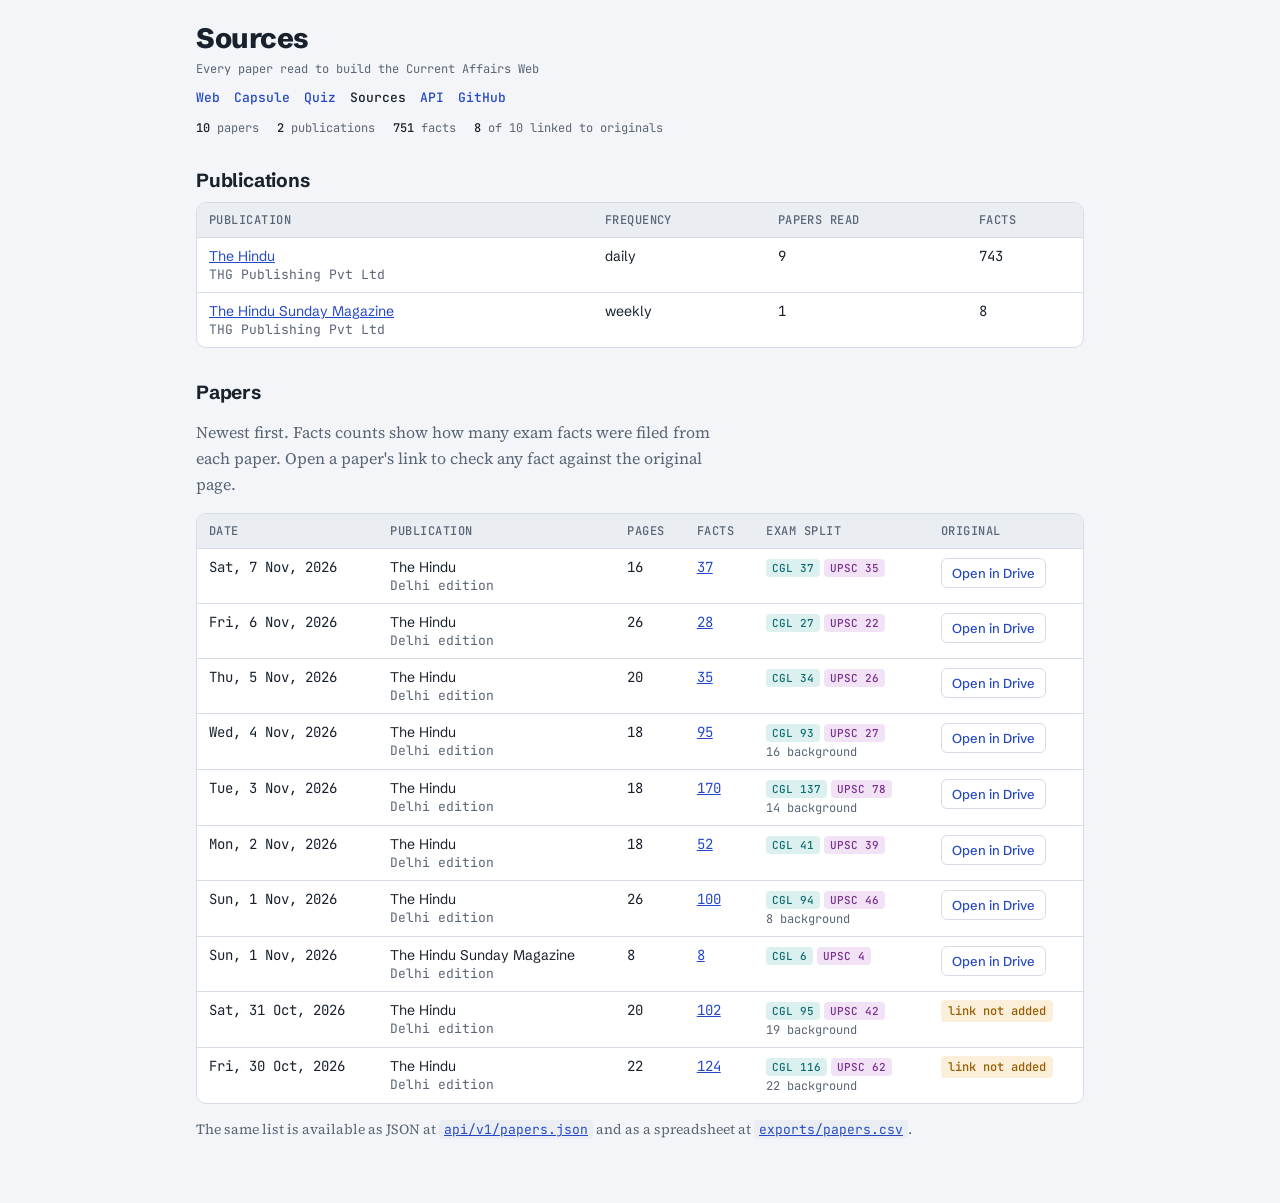
<file: sources.html>
<!doctype html>
<html lang="en">
<head>
<meta charset="utf-8">
<meta name="viewport" content="width=device-width, initial-scale=1">
<meta name="description" content="Every newspaper and source used to build the Current Affairs Web.">
<title>Web Sources</title>
<link rel="preconnect" href="https://fonts.googleapis.com">
<link rel="preconnect" href="https://fonts.gstatic.com" crossorigin>
<link rel="stylesheet" href="https://fonts.googleapis.com/css2?family=Schibsted+Grotesk:wght@500;700;800&family=Source+Serif+4:opsz,wght@8..60,400;8..60,600&family=JetBrains+Mono:wght@400;500&display=swap">
<link rel="stylesheet" href="assets/site.css">
</head>
<body>
<div class="wrap">
  <header class="top">
    <h1>Sources</h1>
    <p id="sub">Every paper read to build the Current Affairs Web</p>
    <nav class="nav" aria-label="Site"><a href="./">Web</a><a href="capsule.html">Capsule</a><a href="quiz.html">Quiz</a><a href="sources.html" aria-current="page">Sources</a><a href="api.html">API</a><a href="https://github.com/underwater001/current-affairs-web">GitHub</a></nav>
  </header>

  <div class="stats" id="stats"></div>

  <h2>Publications</h2>
  <div class="tbl-wrap"><table id="pubs"><thead><tr><th>Publication</th><th>Frequency</th><th>Papers read</th><th>Facts</th></tr></thead><tbody><tr><td colspan="4" class="muted">Loading…</td></tr></tbody></table></div>

  <h2>Papers</h2>
  <p class="lead">Newest first. Facts counts show how many exam facts were filed from each paper. Open a paper's link to check any fact against the original page.</p>
  <div class="tbl-wrap"><table id="papers"><thead><tr><th>Date</th><th>Publication</th><th>Pages</th><th>Facts</th><th>Exam split</th><th>Original</th></tr></thead><tbody><tr><td colspan="6" class="muted">Loading…</td></tr></tbody></table></div>
  <p class="muted" style="font-size:14px">The same list is available as JSON at <a href="api/v1/papers.json"><code>api/v1/papers.json</code></a> and as a spreadsheet at <a href="exports/papers.csv"><code>exports/papers.csv</code></a>.</p>
</div>
<script>
(async () => {
  const esc = s => String(s ?? '').replace(/[&<>"']/g, c => ({'&':'&amp;','<':'&lt;','>':'&gt;','"':'&quot;',"'":'&#39;'}[c]));
  const fmt = d => { const [y,m,dd] = d.split('-').map(Number); return new Date(Date.UTC(y,m-1,dd)).toLocaleDateString('en-IN',{weekday:'short',day:'numeric',month:'short',year:'numeric',timeZone:'UTC'}); };
  try {
    const r = await fetch('api/v1/papers.json?v=' + Date.now(), {cache:'no-store'});
    if (!r.ok) throw new Error(r.status);
    const { publications, papers } = await r.json();
    const total = papers.reduce((s,p) => s + p.facts, 0);
    const linked = papers.filter(p => p.link).length;
    document.getElementById('stats').innerHTML = `<span><b>${papers.length}</b> papers</span><span><b>${Object.keys(publications).length}</b> publications</span><span><b>${total}</b> facts</span><span><b>${linked}</b> of ${papers.length} linked to originals</span>`;
    document.querySelector('#pubs tbody').innerHTML = Object.entries(publications).map(([id, p]) => {
      const mine = papers.filter(x => x.publication === id);
      return `<tr><td><a href="${esc(p.website)}" target="_blank" rel="noopener">${esc(p.name)}</a><br><span class="muted mono">${esc(p.publisher || '')}</span></td><td>${esc(p.frequency || '')}</td><td class="num">${mine.length}</td><td class="num">${mine.reduce((s,x)=>s+x.facts,0)}</td></tr>`;
    }).join('');
    document.querySelector('#papers tbody').innerHTML = [...papers].reverse().map(p => `<tr>
      <td class="num">${esc(fmt(p.date))}</td>
      <td>${esc(p.name)}${p.edition ? `<br><span class="muted mono">${esc(p.edition)} edition</span>` : ''}</td>
      <td class="num">${p.pages ?? '–'}</td>
      <td class="num"><a href="api/v1/papers/${encodeURIComponent(p.id)}.json" title="This paper's facts as JSON">${p.facts}</a></td>
      <td><span class="tag cgl">CGL ${p.cgl}</span><span class="tag upsc">UPSC ${p.upsc}</span>${p.background ? `<br><span class="muted mono" style="font-size:12px">${p.background} background</span>` : ''}</td>
      <td>${p.link ? `<a class="btn" href="${esc(p.link)}" target="_blank" rel="noopener">Open in Drive</a>` : '<span class="pending">link not added</span>'}</td>
    </tr>`).join('');
  } catch (e) {
    document.querySelector('#papers tbody').innerHTML = '<tr><td colspan="6">The source list did not load. Refresh to try again.</td></tr>';
  }
})();
</script>
</body>
</html>
</file>
<file: assets/site.css>
/* Shared styles for the Sources and API pages (the web page carries its own). */
:root{
  --bg:#f3f5f8; --surface:#ffffff; --sunk:#eaeef3; --ink:#18212c; --muted:#5a6575; --line:#d6dce5;
  --accent:#2448c8; --cgl:#0f6e72; --cgl-soft:#dcf0ef; --upsc:#7a2f8f; --upsc-soft:#f1e3f5; --warn:#9a5b00; --warn-soft:#fbefd9;
  --display:"Schibsted Grotesk", "Helvetica Neue", Arial, sans-serif;
  --body:"Source Serif 4", Georgia, "Times New Roman", serif;
  --mono:"JetBrains Mono", ui-monospace, "SFMono-Regular", Menlo, monospace;
}
@media (prefers-color-scheme: dark){ :root:not([data-theme="light"]){
  --bg:#0e131a; --surface:#151c25; --sunk:#1b2430; --ink:#e4e9f0; --muted:#97a2b2; --line:#2a3441;
  --accent:#86a2ff; --cgl:#6fd3cf; --cgl-soft:#123634; --upsc:#df9cf0; --upsc-soft:#33183c; --warn:#ffb84a; --warn-soft:#3a2b10; color-scheme:dark } }
:root[data-theme="dark"]{
  --bg:#0e131a; --surface:#151c25; --sunk:#1b2430; --ink:#e4e9f0; --muted:#97a2b2; --line:#2a3441;
  --accent:#86a2ff; --cgl:#6fd3cf; --cgl-soft:#123634; --upsc:#df9cf0; --upsc-soft:#33183c; --warn:#ffb84a; --warn-soft:#3a2b10; color-scheme:dark }

*{box-sizing:border-box}
body{margin:0;background:var(--bg);color:var(--ink);font-family:var(--display)}
.wrap{max-width:920px;margin:0 auto;padding:22px 16px 48px}
header.top h1{margin:0;font-size:28px;font-weight:800;letter-spacing:-0.015em;line-height:1.15}
header.top p{margin:6px 0 0;font-family:var(--mono);font-size:12px;color:var(--muted)}
.nav{display:flex;flex-wrap:wrap;gap:14px;margin-top:10px;font:500 13px var(--mono)}
.nav a{color:var(--accent);text-decoration:none}
.nav a[aria-current="page"]{color:var(--ink)}
.nav a:hover{text-decoration:underline}
h2{font-size:19px;font-weight:700;margin:32px 0 10px;letter-spacing:-0.01em}
h3{font-size:15px;font-weight:700;margin:22px 0 8px}
p,li{font-family:var(--body);font-size:16px;line-height:1.6}
p.lead{color:var(--muted);max-width:68ch}
a{color:var(--accent)}
code,pre,.mono{font-family:var(--mono);font-size:13px}
code{background:var(--sunk);padding:1px 5px;border-radius:4px}
pre{background:var(--surface);border:1px solid var(--line);border-radius:8px;padding:12px 14px;overflow-x:auto;line-height:1.5}
pre code{background:none;padding:0}
.card{background:var(--surface);border:1px solid var(--line);border-radius:10px;padding:14px 16px}
.stats{display:flex;flex-wrap:wrap;gap:6px 18px;font-family:var(--mono);font-size:12px;color:var(--muted);margin-top:14px}
.stats b{color:var(--ink);font-weight:500}
.tbl-wrap{overflow-x:auto;border:1px solid var(--line);border-radius:10px;background:var(--surface)}
table{border-collapse:collapse;width:100%;font-size:14px}
th,td{text-align:left;padding:9px 12px;border-bottom:1px solid var(--line);vertical-align:top}
th{font:500 12px var(--mono);color:var(--muted);text-transform:uppercase;letter-spacing:.04em;background:var(--sunk)}
tr:last-child td{border-bottom:0}
td.num{font-family:var(--mono);font-variant-numeric:tabular-nums;white-space:nowrap}
.tag{display:inline-block;font:500 11px var(--mono);padding:2px 6px;border-radius:4px;margin-right:4px}
.tag.cgl{background:var(--cgl-soft);color:var(--cgl)}
.tag.upsc{background:var(--upsc-soft);color:var(--upsc)}
.btn{display:inline-block;font:500 13px var(--display);padding:6px 10px;border-radius:6px;border:1px solid var(--line);background:var(--surface);color:var(--accent);text-decoration:none;white-space:nowrap}
.btn:hover{border-color:var(--accent)}
.pending{font:500 12px var(--mono);color:var(--warn);background:var(--warn-soft);padding:3px 7px;border-radius:4px;white-space:nowrap}
.note{border-left:3px solid var(--accent);padding:8px 14px;background:var(--surface);border-radius:0 8px 8px 0;margin:14px 0}
.muted{color:var(--muted)}
</file>
